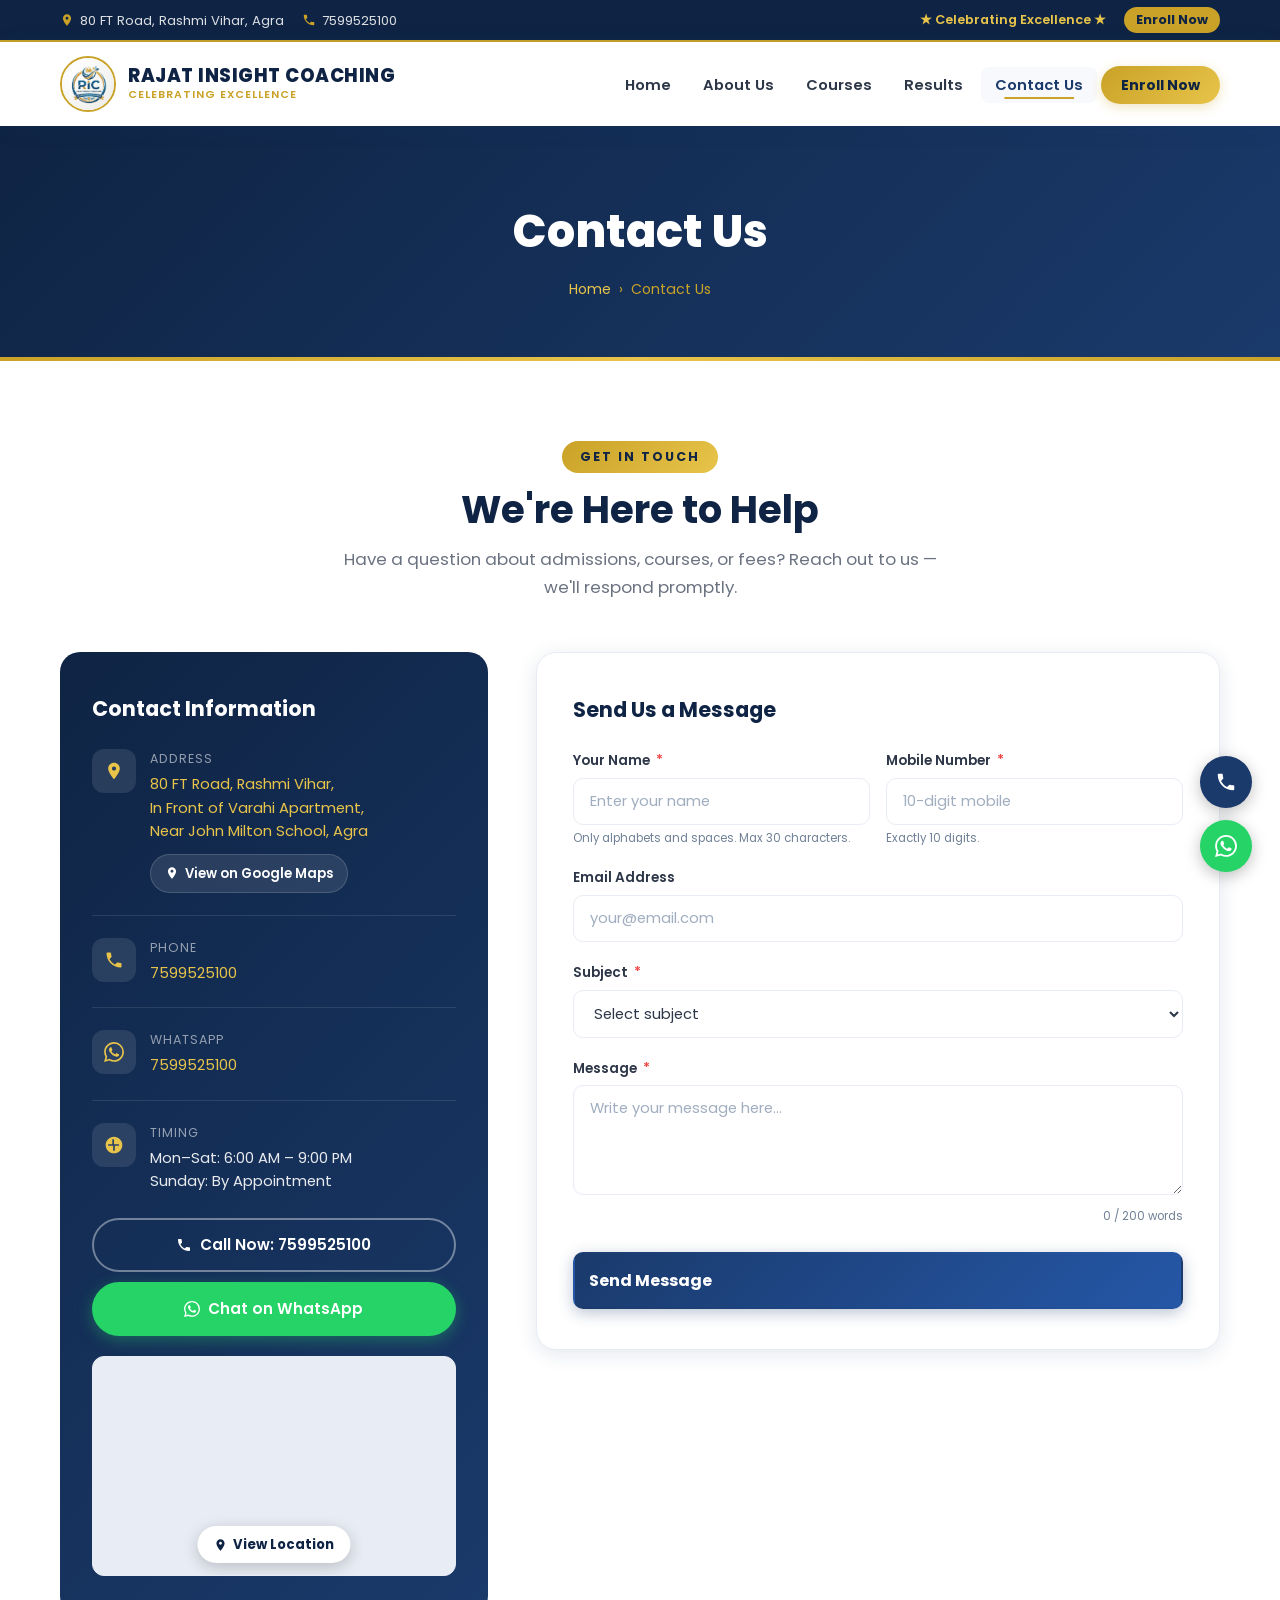
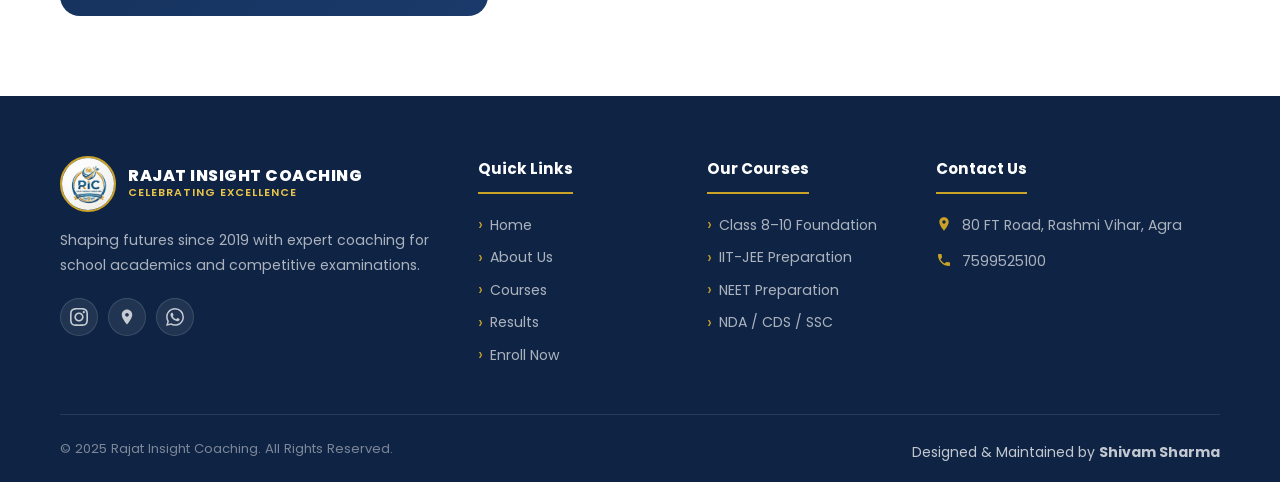
<file: pages/contact.html>
<!DOCTYPE html>
<html lang="en">
<head>
  <meta charset="UTF-8" />
  <meta name="viewport" content="width=device-width, initial-scale=1.0" />
  <title>Contact Us - Rajat Insight Coaching | Agra</title>
  <meta name="description" content="Contact Rajat Insight Coaching - 80 FT Road, Rashmi Vihar, Agra. Call 7599525100 or WhatsApp us for admission enquiries." />
  <link rel="icon" type="image/png" href="../images/logo.png" />
  <link rel="preconnect" href="https://fonts.googleapis.com" />
  <link href="https://fonts.googleapis.com/css2?family=Poppins:wght@400;500;600;700;800;900&display=swap" rel="stylesheet" />
  <link rel="stylesheet" href="../css/style.css" />
  <style>body { font-family: 'Poppins', 'Segoe UI', sans-serif; }</style>
</head>
<body>

  <div class="top-bar">
    <div class="container">
      <div class="top-bar-left">
        <div class="top-bar-item">
          <svg viewBox="0 0 24 24"><path d="M12 2C8.13 2 5 5.13 5 9c0 5.25 7 13 7 13s7-7.75 7-13c0-3.87-3.13-7-7-7zm0 9.5c-1.38 0-2.5-1.12-2.5-2.5s1.12-2.5 2.5-2.5 2.5 1.12 2.5 2.5-1.12 2.5-2.5 2.5z"/></svg>
          80 FT Road, Rashmi Vihar, Agra
        </div>
        <div class="top-bar-item">
          <svg viewBox="0 0 24 24"><path d="M6.62 10.79c1.44 2.83 3.76 5.14 6.59 6.59l2.2-2.2c.27-.27.67-.36 1.02-.24 1.12.37 2.33.57 3.57.57.55 0 1 .45 1 1V20c0 .55-.45 1-1 1-9.39 0-17-7.61-17-17 0-.55.45-1 1-1h3.5c.55 0 1 .45 1 1 0 1.25.2 2.45.57 3.57.11.35.03.74-.25 1.02l-2.2 2.2z"/></svg>
          <a href="tel:7599525100">7599525100</a>
        </div>
      </div>
      <div class="top-bar-right">
        <span style="color: var(--gold-light); font-weight: 600; font-size: 0.8rem;">&#9733; Celebrating Excellence &#9733;</span>
        <a href="enroll.html" style="background: var(--gold); color: var(--primary-dark); padding: 3px 12px; border-radius: 50px; font-size: 0.8rem; font-weight: 700;">Enroll Now</a>
      </div>
    </div>
  </div>

  <header class="header">
    <div class="container">
      <nav class="navbar">
        <a href="../index.html" class="logo-link">
          <img src="../images/logo.png" alt="Rajat Insight Coaching Logo" class="logo-img" />
          <div class="logo-text">
            <span class="logo-name">RAJAT INSIGHT COACHING</span>
            <span class="logo-tagline">Celebrating Excellence</span>
          </div>
        </a>
        <button class="hamburger" aria-label="Toggle Menu"><span></span><span></span><span></span></button>
        <ul class="nav-menu">
          <li><a href="../index.html" class="nav-link">Home</a></li>
          <li><a href="about.html" class="nav-link">About Us</a></li>
          <li><a href="courses.html" class="nav-link">Courses</a></li>
          <li><a href="results.html" class="nav-link">Results</a></li>
          <li><a href="contact.html" class="nav-link active">Contact Us</a></li>
          <li><a href="enroll.html" class="nav-link nav-enroll">Enroll Now</a></li>
        </ul>
      </nav>
    </div>
  </header>

  <section class="page-banner">
    <div class="container">
      <h1 class="page-banner-title">Contact Us</h1>
      <div class="page-banner-breadcrumb">
        <a href="../index.html">Home</a><span>&#8250;</span><span>Contact Us</span>
      </div>
    </div>
  </section>

  <!-- CONTACT -->
  <section class="section-padding">
    <div class="container">
      <div class="text-center animate-on-scroll" style="margin-bottom: 48px;">
        <div class="section-badge">Get In Touch</div>
        <h2 class="section-title">We're Here to Help</h2>
        <p class="section-subtitle">Have a question about admissions, courses, or fees? Reach out to us — we'll respond promptly.</p>
      </div>
      <div class="contact-grid">
        <div class="animate-on-scroll">
          <div class="contact-info-card">
            <h3 class="contact-info-title">Contact Information</h3>
            <div class="contact-info-item">
              <div class="contact-info-icon">
                <svg viewBox="0 0 24 24"><path d="M12 2C8.13 2 5 5.13 5 9c0 5.25 7 13 7 13s7-7.75 7-13c0-3.87-3.13-7-7-7zm0 9.5c-1.38 0-2.5-1.12-2.5-2.5s1.12-2.5 2.5-2.5 2.5 1.12 2.5 2.5-1.12 2.5-2.5 2.5z"/></svg>
              </div>
              <div>
                <div class="contact-info-label">Address</div>
                <div class="contact-info-val">
                  <a href="https://maps.app.goo.gl/c7Vdzw81TkEkzZte8" target="_blank" rel="noopener" class="contact-address-link" data-testid="contact-address-link">80 FT Road, Rashmi Vihar,<br />In Front of Varahi Apartment,<br />Near John Milton School, Agra</a>
                </div>
                <a href="https://maps.app.goo.gl/c7Vdzw81TkEkzZte8" target="_blank" rel="noopener" class="contact-map-icon-btn" data-testid="contact-view-location-btn">
                  <svg viewBox="0 0 24 24"><path d="M12 2C8.13 2 5 5.13 5 9c0 5.25 7 13 7 13s7-7.75 7-13c0-3.87-3.13-7-7-7zm0 9.5c-1.38 0-2.5-1.12-2.5-2.5s1.12-2.5 2.5-2.5 2.5 1.12 2.5 2.5-1.12 2.5-2.5 2.5z"/></svg>
                  View on Google Maps
                </a>
              </div>
            </div>
            <div class="contact-info-item">
              <div class="contact-info-icon">
                <svg viewBox="0 0 24 24"><path d="M6.62 10.79c1.44 2.83 3.76 5.14 6.59 6.59l2.2-2.2c.27-.27.67-.36 1.02-.24 1.12.37 2.33.57 3.57.57.55 0 1 .45 1 1V20c0 .55-.45 1-1 1-9.39 0-17-7.61-17-17 0-.55.45-1 1-1h3.5c.55 0 1 .45 1 1 0 1.25.2 2.45.57 3.57.11.35.03.74-.25 1.02l-2.2 2.2z"/></svg>
              </div>
              <div>
                <div class="contact-info-label">Phone</div>
                <div class="contact-info-val"><a href="tel:7599525100">7599525100</a></div>
              </div>
            </div>
            <div class="contact-info-item">
              <div class="contact-info-icon">
                <svg viewBox="0 0 24 24"><path d="M17.472 14.382c-.297-.149-1.758-.867-2.03-.967-.273-.099-.471-.148-.67.15-.197.297-.767.966-.94 1.164-.173.199-.347.223-.644.075-.297-.15-1.255-.463-2.39-1.475-.883-.788-1.48-1.761-1.653-2.059-.173-.297-.018-.458.13-.606.134-.133.298-.347.446-.52.149-.174.198-.298.298-.497.099-.198.05-.371-.025-.52-.075-.149-.669-1.612-.916-2.207-.242-.579-.487-.5-.669-.51-.173-.008-.371-.01-.57-.01-.198 0-.52.074-.792.372-.272.297-1.04 1.016-1.04 2.479 0 1.462 1.065 2.875 1.213 3.074.149.198 2.096 3.2 5.077 4.487.709.306 1.262.489 1.694.625.712.227 1.36.195 1.871.118.571-.085 1.758-.719 2.006-1.413.248-.694.248-1.289.173-1.413-.074-.124-.272-.198-.57-.347m-5.421 7.403h-.004a9.87 9.87 0 01-5.031-1.378l-.361-.214-3.741.982.998-3.648-.235-.374a9.86 9.86 0 01-1.51-5.26c.001-5.45 4.436-9.884 9.888-9.884 2.64 0 5.122 1.03 6.988 2.898a9.825 9.825 0 012.893 6.994c-.003 5.45-4.437 9.884-9.885 9.884m8.413-18.297A11.815 11.815 0 0012.05 0C5.495 0 .16 5.335.157 11.892c0 2.096.547 4.142 1.588 5.945L.057 24l6.305-1.654a11.882 11.882 0 005.683 1.448h.005c6.554 0 11.89-5.335 11.893-11.893a11.821 11.821 0 00-3.48-8.413z"/></svg>
              </div>
              <div>
                <div class="contact-info-label">WhatsApp</div>
                <div class="contact-info-val"><a href="https://wa.me/917599525100" target="_blank" rel="noopener">7599525100</a></div>
              </div>
            </div>
            <div class="contact-info-item" style="border-bottom: none; margin-bottom: 0; padding-bottom: 0;">
              <div class="contact-info-icon">
                <svg viewBox="0 0 24 24"><path d="M11.99 2C6.47 2 2 6.48 2 12s4.47 10 9.99 10C17.52 22 22 17.52 22 12S17.52 2 11.99 2zm7 11h-6v6h-2v-6H5v-2h5V5h2v6h6v2z"/></svg>
              </div>
              <div>
                <div class="contact-info-label">Timing</div>
                <div class="contact-info-val">Mon–Sat: 6:00 AM – 9:00 PM<br />Sunday: By Appointment</div>
              </div>
            </div>
            <div class="contact-action-buttons">
              <a href="tel:7599525100" class="btn btn-outline" style="border-color: rgba(255,255,255,0.4); color: white; justify-content: center;">
                <svg viewBox="0 0 24 24" style="width:16px;height:16px;fill:currentColor"><path d="M6.62 10.79c1.44 2.83 3.76 5.14 6.59 6.59l2.2-2.2c.27-.27.67-.36 1.02-.24 1.12.37 2.33.57 3.57.57.55 0 1 .45 1 1V20c0 .55-.45 1-1 1-9.39 0-17-7.61-17-17 0-.55.45-1 1-1h3.5c.55 0 1 .45 1 1 0 1.25.2 2.45.57 3.57.11.35.03.74-.25 1.02l-2.2 2.2z"/></svg>
                Call Now: 7599525100
              </a>
              <a href="https://wa.me/917599525100?text=Hello%20Rajat%20Insight%20Coaching%2C%20I%20want%20to%20inquire%20about%20admissions." target="_blank" rel="noopener" class="btn btn-whatsapp" style="justify-content: center;">
                <svg viewBox="0 0 24 24" style="width:16px;height:16px;fill:currentColor"><path d="M17.472 14.382c-.297-.149-1.758-.867-2.03-.967-.273-.099-.471-.148-.67.15-.197.297-.767.966-.94 1.164-.173.199-.347.223-.644.075-.297-.15-1.255-.463-2.39-1.475-.883-.788-1.48-1.761-1.653-2.059-.173-.297-.018-.458.13-.606.134-.133.298-.347.446-.52.149-.174.198-.298.298-.497.099-.198.05-.371-.025-.52-.075-.149-.669-1.612-.916-2.207-.242-.579-.487-.5-.669-.51-.173-.008-.371-.01-.57-.01-.198 0-.52.074-.792.372-.272.297-1.04 1.016-1.04 2.479 0 1.462 1.065 2.875 1.213 3.074.149.198 2.096 3.2 5.077 4.487.709.306 1.262.489 1.694.625.712.227 1.36.195 1.871.118.571-.085 1.758-.719 2.006-1.413.248-.694.248-1.289.173-1.413-.074-.124-.272-.198-.57-.347m-5.421 7.403h-.004a9.87 9.87 0 01-5.031-1.378l-.361-.214-3.741.982.998-3.648-.235-.374a9.86 9.86 0 01-1.51-5.26c.001-5.45 4.436-9.884 9.888-9.884 2.64 0 5.122 1.03 6.988 2.898a9.825 9.825 0 012.893 6.994c-.003 5.45-4.437 9.884-9.885 9.884m8.413-18.297A11.815 11.815 0 0012.05 0C5.495 0 .16 5.335.157 11.892c0 2.096.547 4.142 1.588 5.945L.057 24l6.305-1.654a11.882 11.882 0 005.683 1.448h.005c6.554 0 11.89-5.335 11.893-11.893a11.821 11.821 0 00-3.48-8.413z"/></svg>
                Chat on WhatsApp
              </a>
            </div>
            <a href="https://maps.app.goo.gl/c7Vdzw81TkEkzZte8" target="_blank" rel="noopener" class="map-placeholder map-link-wrap" aria-label="View on Google Maps" data-testid="contact-map-link">
              <iframe
                src="https://www.google.com/maps/embed?pb=!1m18!1m12!1m3!1d3549.7!2d78.0!3d27.18!2m3!1f0!2f0!3f0!3m2!1i1024!2i768!4f13.1!3m3!1m2!1s0x0%3A0x0!2zMjfCsDEwJzQ4LjAiTiA3OMKwMDAnMDAuMCJF!5e0!3m2!1sen!2sin!4v1234567890"
                allowfullscreen=""
                loading="lazy"
                referrerpolicy="no-referrer-when-downgrade"
                title="Rajat Insight Coaching Location"
                style="width:100%;height:100%;border:none;border-radius:12px;pointer-events:none;">
              </iframe>
              <span class="map-overlay-cta">
                <svg viewBox="0 0 24 24"><path d="M12 2C8.13 2 5 5.13 5 9c0 5.25 7 13 7 13s7-7.75 7-13c0-3.87-3.13-7-7-7zm0 9.5c-1.38 0-2.5-1.12-2.5-2.5s1.12-2.5 2.5-2.5 2.5 1.12 2.5 2.5-1.12 2.5-2.5 2.5z"/></svg>
                View Location
              </span>
            </a>
          </div>
        </div>

        <div class="animate-on-scroll animate-delay-2">
          <div class="contact-form-card">
            <h3 class="form-title">Send Us a Message</h3>
            <form id="contactForm" action="https://formsubmit.co/shivamsharma13122004@gmail.com" method="POST" novalidate>
              <input type="hidden" name="_captcha" value="false" />
              <input type="hidden" name="_subject" value="New Enquiry from Rajat Insight Coaching Website" />
              <input type="hidden" name="_template" value="table" />
              <div class="form-row">
                <div class="form-group">
                  <label class="form-label">Your Name <span class="required">*</span></label>
                  <input type="text" name="name" class="form-control" placeholder="Enter your name" maxlength="30" data-validate="name" required data-testid="contact-name-input" />
                  <span class="form-hint">Only alphabets and spaces. Max 30 characters.</span>
                  <span class="form-error"></span>
                </div>
                <div class="form-group">
                  <label class="form-label">Mobile Number <span class="required">*</span></label>
                  <input type="tel" name="mobile" class="form-control" placeholder="10-digit mobile" maxlength="10" inputmode="numeric" data-validate="mobile" required data-testid="contact-mobile-input" />
                  <span class="form-hint">Exactly 10 digits.</span>
                  <span class="form-error"></span>
                </div>
              </div>
              <div class="form-group">
                <label class="form-label">Email Address</label>
                <input type="email" name="email" class="form-control" placeholder="your@email.com" data-testid="contact-email-input" />
                <span class="form-error"></span>
              </div>
              <div class="form-group">
                <label class="form-label">Subject <span class="required">*</span></label>
                <select name="subject" class="form-control" required data-testid="contact-subject-select">
                  <option value="">Select subject</option>
                  <option>Admission Enquiry</option>
                  <option>Course Information</option>
                  <option>Fee Structure</option>
                  <option>NDA / CDS Coaching</option>
                  <option>IIT-JEE / NEET Coaching</option>
                  <option>Other</option>
                </select>
                <span class="form-error"></span>
              </div>
              <div class="form-group">
                <label class="form-label">Message <span class="required">*</span></label>
                <textarea name="message" class="form-control" placeholder="Write your message here..." data-validate="words200" required data-testid="contact-message-input"></textarea>
                <span class="char-counter" data-counter-for="message">0 / 200 words</span>
                <span class="form-error"></span>
              </div>
              <button type="submit" class="btn btn-blue form-submit" data-testid="contact-submit-btn">Send Message</button>
            </form>
            <div class="success-message" id="contactSuccess" data-testid="contact-success-message">
              <div class="success-icon">&#9989;</div>
              <h3 class="success-title">Thank You!</h3>
              <p class="success-desc">Thank you for your enquiry. Your message has been sent successfully. Our team will contact you within 24 hours.<br />Or call us directly at <strong>7599525100</strong></p>
            </div>
          </div>
        </div>
      </div>
    </div>
  </section>

  <footer class="footer">
    <div class="container">
      <div class="footer-grid">
        <div class="footer-brand">
          <a href="../index.html" class="logo-link">
            <img src="../images/logo.png" alt="RIC Logo" class="logo-img" />
            <div class="logo-text"><span class="logo-name">RAJAT INSIGHT COACHING</span><span class="logo-tagline">Celebrating Excellence</span></div>
          </a>
          <p class="footer-desc">Shaping futures since 2019 with expert coaching for school academics and competitive examinations.</p>
          <div class="footer-social">
            <a href="https://www.instagram.com/rajat.insight.coaching/" target="_blank" rel="noopener" class="social-btn social-instagram" aria-label="Instagram"><svg viewBox="0 0 24 24" style="width:18px;height:18px;fill:currentColor"><path d="M12 2.163c3.204 0 3.584.012 4.85.07 3.252.148 4.771 1.691 4.919 4.919.058 1.265.069 1.645.069 4.849 0 3.205-.012 3.584-.069 4.849-.149 3.225-1.664 4.771-4.919 4.919-1.266.058-1.644.07-4.85.07-3.204 0-3.584-.012-4.849-.07-3.26-.149-4.771-1.699-4.919-4.92-.058-1.265-.07-1.644-.07-4.849 0-3.204.013-3.583.07-4.849.149-3.227 1.664-4.771 4.919-4.919 1.266-.057 1.645-.069 4.849-.069zm0-2.163c-3.259 0-3.667.014-4.947.072-4.358.2-6.78 2.618-6.98 6.98-.059 1.281-.073 1.689-.073 4.948 0 3.259.014 3.668.072 4.948.2 4.358 2.618 6.78 6.98 6.98 1.281.058 1.689.072 4.948.072 3.259 0 3.668-.014 4.948-.072 4.354-.2 6.782-2.618 6.979-6.98.059-1.28.073-1.689.073-4.948 0-3.259-.014-3.667-.072-4.947-.196-4.354-2.617-6.78-6.979-6.98-1.281-.059-1.69-.073-4.949-.073zm0 5.838c-3.403 0-6.162 2.759-6.162 6.162s2.759 6.163 6.162 6.163 6.162-2.759 6.162-6.163c0-3.403-2.759-6.162-6.162-6.162zm0 10.162c-2.209 0-4-1.79-4-4 0-2.209 1.791-4 4-4s4 1.791 4 4c0 2.21-1.791 4-4 4zm6.406-11.845c-.796 0-1.441.645-1.441 1.44s.645 1.44 1.441 1.44c.795 0 1.439-.645 1.439-1.44s-.644-1.44-1.439-1.44z"/></svg></a>
            <a href="https://maps.app.goo.gl/c7Vdzw81TkEkzZte8" target="_blank" rel="noopener" class="social-btn social-maps" aria-label="Google Maps"><svg viewBox="0 0 24 24" style="width:18px;height:18px;fill:currentColor"><path d="M12 2C8.13 2 5 5.13 5 9c0 5.25 7 13 7 13s7-7.75 7-13c0-3.87-3.13-7-7-7zm0 9.5c-1.38 0-2.5-1.12-2.5-2.5s1.12-2.5 2.5-2.5 2.5 1.12 2.5 2.5-1.12 2.5-2.5 2.5z"/></svg></a>
            <a href="https://wa.me/917599525100" target="_blank" rel="noopener" class="social-btn social-whatsapp" aria-label="WhatsApp"><svg viewBox="0 0 24 24" style="width:18px;height:18px;fill:currentColor"><path d="M17.472 14.382c-.297-.149-1.758-.867-2.03-.967-.273-.099-.471-.148-.67.15-.197.297-.767.966-.94 1.164-.173.199-.347.223-.644.075-.297-.15-1.255-.463-2.39-1.475-.883-.788-1.48-1.761-1.653-2.059-.173-.297-.018-.458.13-.606.134-.133.298-.347.446-.52.149-.174.198-.298.298-.497.099-.198.05-.371-.025-.52-.075-.149-.669-1.612-.916-2.207-.242-.579-.487-.5-.669-.51-.173-.008-.371-.01-.57-.01-.198 0-.52.074-.792.372-.272.297-1.04 1.016-1.04 2.479 0 1.462 1.065 2.875 1.213 3.074.149.198 2.096 3.2 5.077 4.487.709.306 1.262.489 1.694.625.712.227 1.36.195 1.871.118.571-.085 1.758-.719 2.006-1.413.248-.694.248-1.289.173-1.413-.074-.124-.272-.198-.57-.347m-5.421 7.403h-.004a9.87 9.87 0 01-5.031-1.378l-.361-.214-3.741.982.998-3.648-.235-.374a9.86 9.86 0 01-1.51-5.26c.001-5.45 4.436-9.884 9.888-9.884 2.64 0 5.122 1.03 6.988 2.898a9.825 9.825 0 012.893 6.994c-.003 5.45-4.437 9.884-9.885 9.884m8.413-18.297A11.815 11.815 0 0012.05 0C5.495 0 .16 5.335.157 11.892c0 2.096.547 4.142 1.588 5.945L.057 24l6.305-1.654a11.882 11.882 0 005.683 1.448h.005c6.554 0 11.89-5.335 11.893-11.893a11.821 11.821 0 00-3.48-8.413z"/></svg></a>
          </div>
        </div>
        <div>
          <div class="footer-heading">Quick Links</div>
          <ul class="footer-links">
            <li><a href="../index.html" class="footer-link">Home</a></li>
            <li><a href="about.html" class="footer-link">About Us</a></li>
            <li><a href="courses.html" class="footer-link">Courses</a></li>
            <li><a href="results.html" class="footer-link">Results</a></li>
            <li><a href="enroll.html" class="footer-link">Enroll Now</a></li>
          </ul>
        </div>
        <div>
          <div class="footer-heading">Our Courses</div>
          <ul class="footer-links">
            <li><a href="courses.html" class="footer-link">Class 8–10 Foundation</a></li>
            <li><a href="courses.html" class="footer-link">IIT-JEE Preparation</a></li>
            <li><a href="courses.html" class="footer-link">NEET Preparation</a></li>
            <li><a href="courses.html" class="footer-link">NDA / CDS / SSC</a></li>
          </ul>
        </div>
        <div>
          <div class="footer-heading">Contact Us</div>
          <div class="footer-contact-item">
            <svg viewBox="0 0 24 24"><path d="M12 2C8.13 2 5 5.13 5 9c0 5.25 7 13 7 13s7-7.75 7-13c0-3.87-3.13-7-7-7zm0 9.5c-1.38 0-2.5-1.12-2.5-2.5s1.12-2.5 2.5-2.5 2.5 1.12 2.5 2.5-1.12 2.5-2.5 2.5z"/></svg>
            <span>80 FT Road, Rashmi Vihar, Agra</span>
          </div>
          <div class="footer-contact-item">
            <svg viewBox="0 0 24 24"><path d="M6.62 10.79c1.44 2.83 3.76 5.14 6.59 6.59l2.2-2.2c.27-.27.67-.36 1.02-.24 1.12.37 2.33.57 3.57.57.55 0 1 .45 1 1V20c0 .55-.45 1-1 1-9.39 0-17-7.61-17-17 0-.55.45-1 1-1h3.5c.55 0 1 .45 1 1 0 1.25.2 2.45.57 3.57.11.35.03.74-.25 1.02l-2.2 2.2z"/></svg>
            <span><a href="tel:7599525100">7599525100</a></span>
          </div>
        </div>
      </div>
      <div class="footer-bottom">
        <p class="footer-copy">&copy; 2025 Rajat Insight Coaching. All Rights Reserved.</p>
        <p style="margin-top:8px; font-size:14px;">
    Designed & Maintained by <strong>Shivam Sharma</strong>
</p>
      </div>
    </div>
  </footer>

  <div class="floating-buttons">
    <button class="float-btn float-top" aria-label="Back to Top"><svg viewBox="0 0 24 24"><path d="M7.41 15.41L12 10.83l4.59 4.58L18 14l-6-6-6 6 1.41 1.41z"/></svg></button>
    <a href="tel:7599525100" class="float-btn float-call"><svg viewBox="0 0 24 24"><path d="M6.62 10.79c1.44 2.83 3.76 5.14 6.59 6.59l2.2-2.2c.27-.27.67-.36 1.02-.24 1.12.37 2.33.57 3.57.57.55 0 1 .45 1 1V20c0 .55-.45 1-1 1-9.39 0-17-7.61-17-17 0-.55.45-1 1-1h3.5c.55 0 1 .45 1 1 0 1.25.2 2.45.57 3.57.11.35.03.74-.25 1.02l-2.2 2.2z"/></svg></a>
    <a href="https://wa.me/917599525100?text=Hello%20Rajat%20Insight%20Coaching%2C%20I%20want%20to%20inquire%20about%20admissions." target="_blank" rel="noopener" class="float-btn float-whatsapp"><svg viewBox="0 0 24 24"><path d="M17.472 14.382c-.297-.149-1.758-.867-2.03-.967-.273-.099-.471-.148-.67.15-.197.297-.767.966-.94 1.164-.173.199-.347.223-.644.075-.297-.15-1.255-.463-2.39-1.475-.883-.788-1.48-1.761-1.653-2.059-.173-.297-.018-.458.13-.606.134-.133.298-.347.446-.52.149-.174.198-.298.298-.497.099-.198.05-.371-.025-.52-.075-.149-.669-1.612-.916-2.207-.242-.579-.487-.5-.669-.51-.173-.008-.371-.01-.57-.01-.198 0-.52.074-.792.372-.272.297-1.04 1.016-1.04 2.479 0 1.462 1.065 2.875 1.213 3.074.149.198 2.096 3.2 5.077 4.487.709.306 1.262.489 1.694.625.712.227 1.36.195 1.871.118.571-.085 1.758-.719 2.006-1.413.248-.694.248-1.289.173-1.413-.074-.124-.272-.198-.57-.347m-5.421 7.403h-.004a9.87 9.87 0 01-5.031-1.378l-.361-.214-3.741.982.998-3.648-.235-.374a9.86 9.86 0 01-1.51-5.26c.001-5.45 4.436-9.884 9.888-9.884 2.64 0 5.122 1.03 6.988 2.898a9.825 9.825 0 012.893 6.994c-.003 5.45-4.437 9.884-9.885 9.884m8.413-18.297A11.815 11.815 0 0012.05 0C5.495 0 .16 5.335.157 11.892c0 2.096.547 4.142 1.588 5.945L.057 24l6.305-1.654a11.882 11.882 0 005.683 1.448h.005c6.554 0 11.89-5.335 11.893-11.893a11.821 11.821 0 00-3.48-8.413z"/></svg></a>
  </div>

  <script src="../js/script.js"></script>
</body>
</html>
</file>
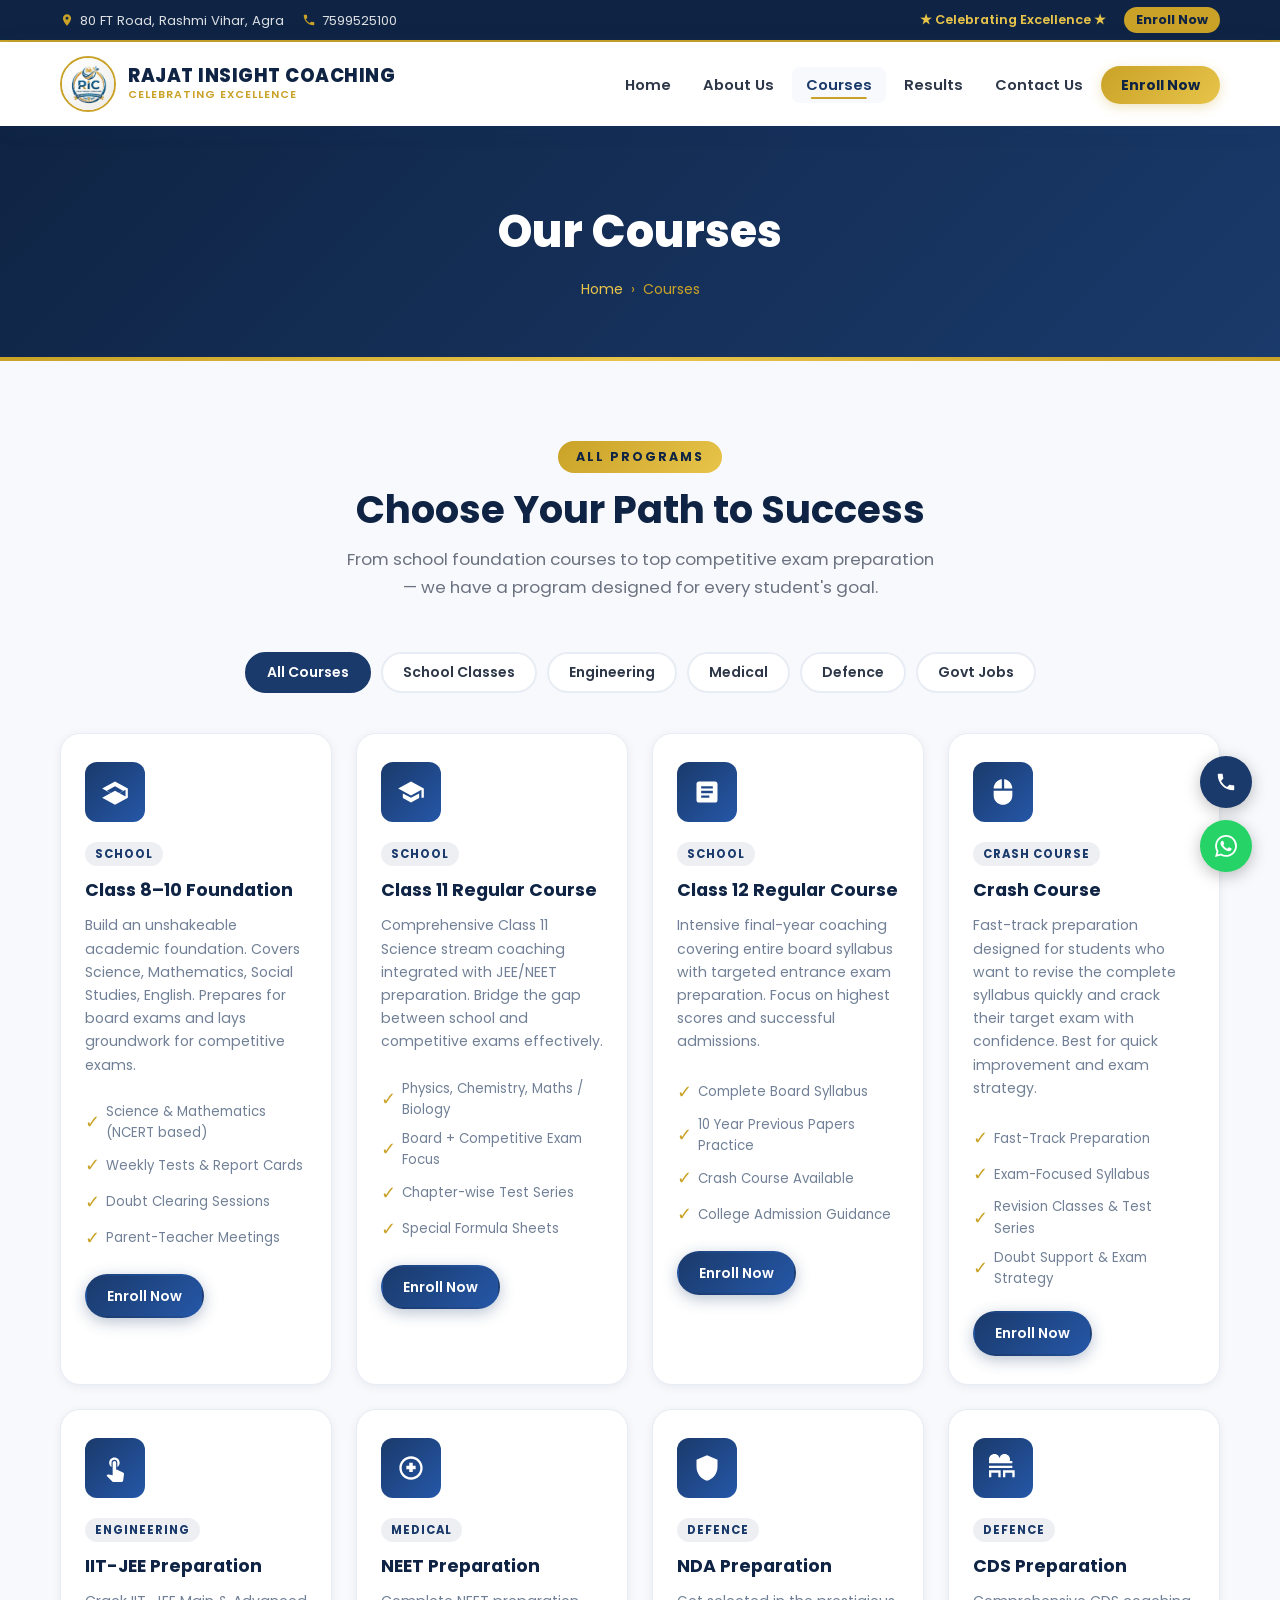
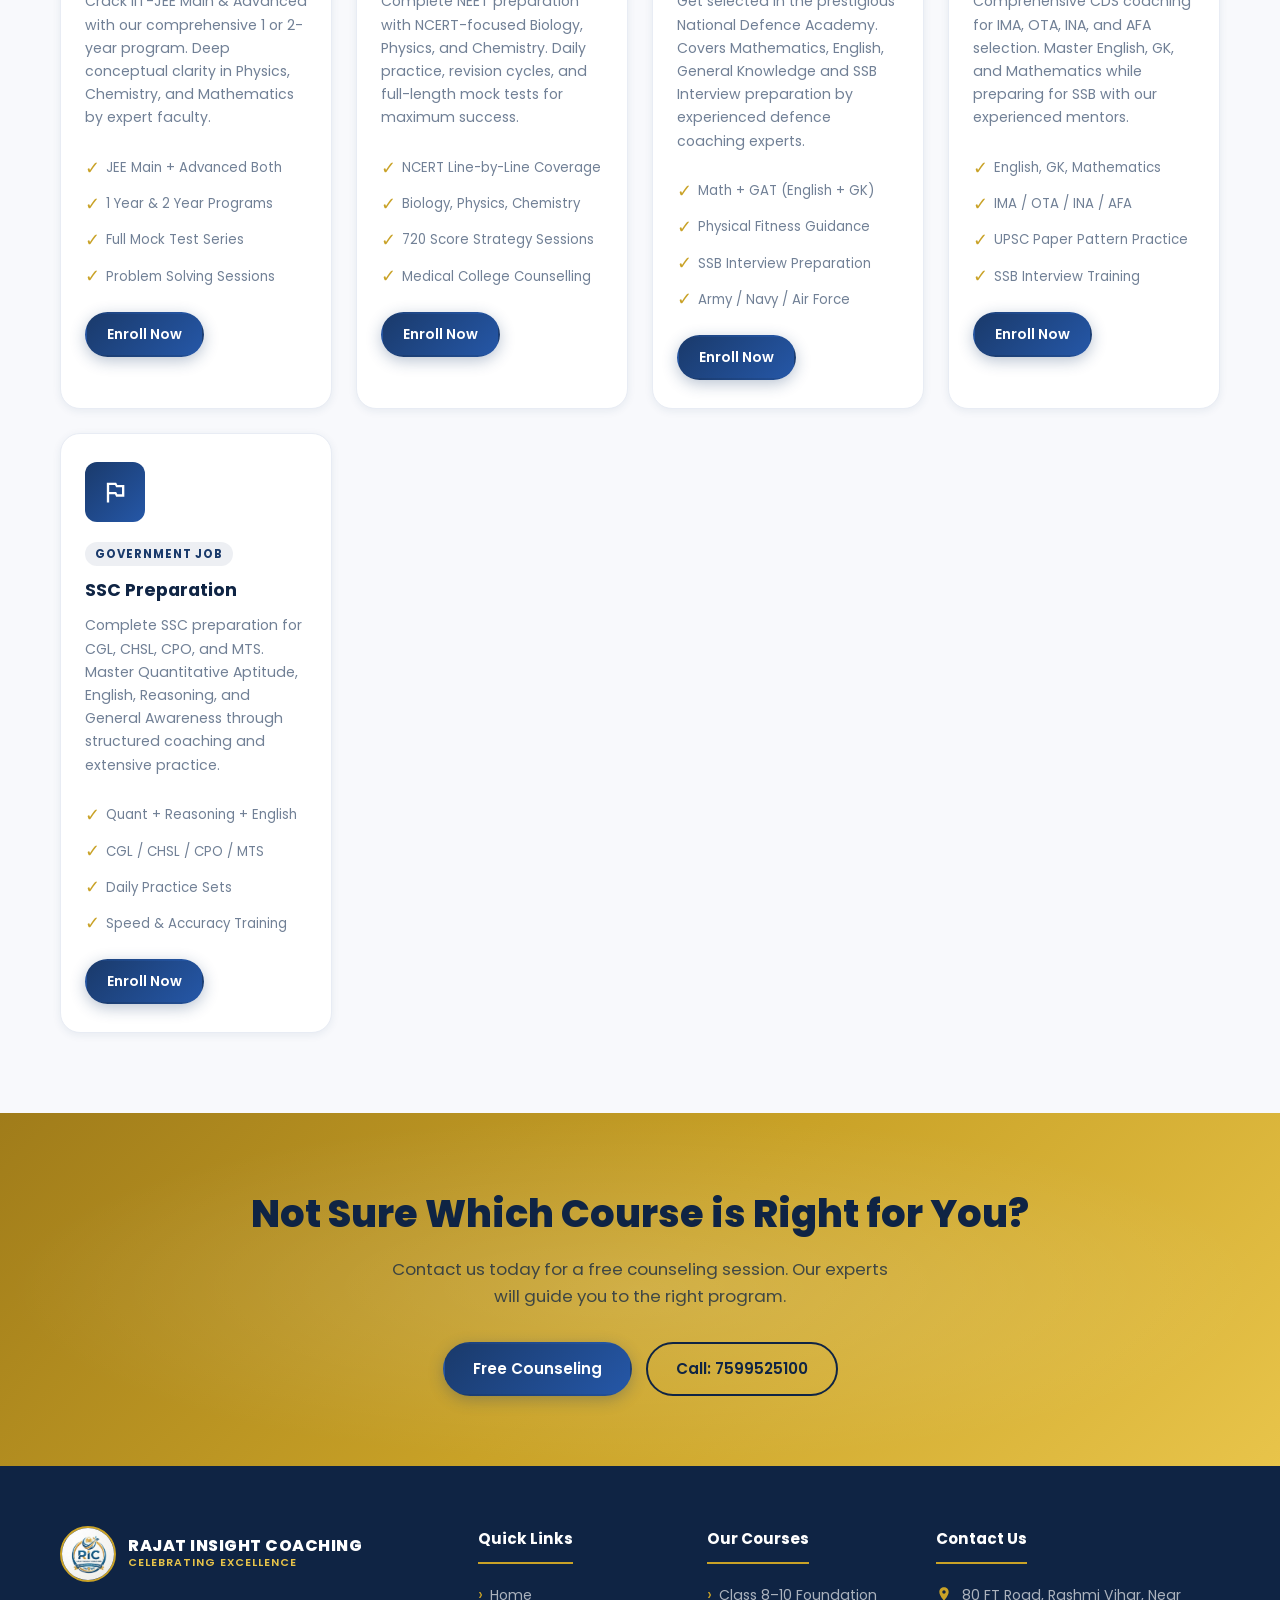
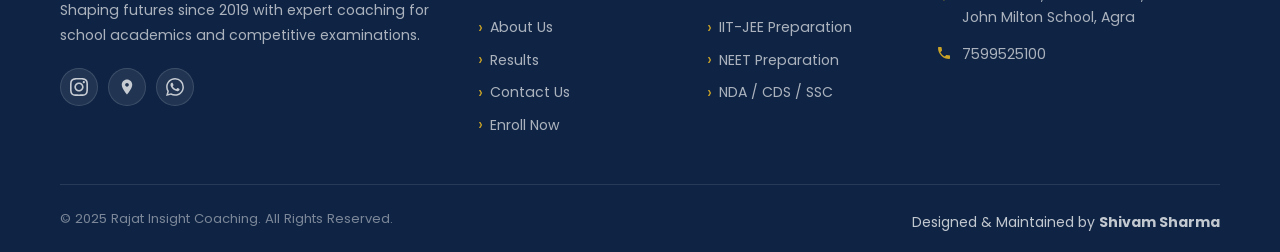
<file: pages/courses.html>
<!DOCTYPE html>
<html lang="en">
<head>
  <meta charset="UTF-8" />
  <meta name="viewport" content="width=device-width, initial-scale=1.0" />
  <title>Courses - Rajat Insight Coaching | IIT-JEE, NEET, NDA, CDS, SSC, School Classes</title>
  <meta name="description" content="Explore all courses at Rajat Insight Coaching - IIT-JEE, NEET, NDA, CDS, SSC and school classes 8-12 in Agra." />
  <link rel="icon" type="image/png" href="../images/logo.png" />
  <link rel="preconnect" href="https://fonts.googleapis.com" />
  <link href="https://fonts.googleapis.com/css2?family=Poppins:wght@400;500;600;700;800;900&display=swap" rel="stylesheet" />
  <link rel="stylesheet" href="../css/style.css" />
  <style>body { font-family: 'Poppins', 'Segoe UI', sans-serif; }</style>
</head>
<body>

  <div class="top-bar">
    <div class="container">
      <div class="top-bar-left">
        <div class="top-bar-item">
          <svg viewBox="0 0 24 24"><path d="M12 2C8.13 2 5 5.13 5 9c0 5.25 7 13 7 13s7-7.75 7-13c0-3.87-3.13-7-7-7zm0 9.5c-1.38 0-2.5-1.12-2.5-2.5s1.12-2.5 2.5-2.5 2.5 1.12 2.5 2.5-1.12 2.5-2.5 2.5z"/></svg>
          80 FT Road, Rashmi Vihar, Agra
        </div>
        <div class="top-bar-item">
          <svg viewBox="0 0 24 24"><path d="M6.62 10.79c1.44 2.83 3.76 5.14 6.59 6.59l2.2-2.2c.27-.27.67-.36 1.02-.24 1.12.37 2.33.57 3.57.57.55 0 1 .45 1 1V20c0 .55-.45 1-1 1-9.39 0-17-7.61-17-17 0-.55.45-1 1-1h3.5c.55 0 1 .45 1 1 0 1.25.2 2.45.57 3.57.11.35.03.74-.25 1.02l-2.2 2.2z"/></svg>
          <a href="tel:7599525100">7599525100</a>
        </div>
      </div>
      <div class="top-bar-right">
        <span style="color: var(--gold-light); font-weight: 600; font-size: 0.8rem;">&#9733; Celebrating Excellence &#9733;</span>
        <a href="enroll.html" style="background: var(--gold); color: var(--primary-dark); padding: 3px 12px; border-radius: 50px; font-size: 0.8rem; font-weight: 700;">Enroll Now</a>
      </div>
    </div>
  </div>

  <header class="header">
    <div class="container">
      <nav class="navbar">
        <a href="../index.html" class="logo-link">
          <img src="../images/logo.png" alt="Rajat Insight Coaching Logo" class="logo-img" />
          <div class="logo-text">
            <span class="logo-name">RAJAT INSIGHT COACHING</span>
            <span class="logo-tagline">Celebrating Excellence</span>
          </div>
        </a>
        <button class="hamburger" aria-label="Toggle Menu"><span></span><span></span><span></span></button>
        <ul class="nav-menu">
          <li><a href="../index.html" class="nav-link">Home</a></li>
          <li><a href="about.html" class="nav-link">About Us</a></li>
          <li><a href="courses.html" class="nav-link active">Courses</a></li>
          <li><a href="results.html" class="nav-link">Results</a></li>
          <li><a href="contact.html" class="nav-link">Contact Us</a></li>
          <li><a href="enroll.html" class="nav-link nav-enroll">Enroll Now</a></li>
        </ul>
      </nav>
    </div>
  </header>

  <section class="page-banner">
    <div class="container">
      <h1 class="page-banner-title">Our Courses</h1>
      <div class="page-banner-breadcrumb">
        <a href="../index.html">Home</a><span>&#8250;</span><span>Courses</span>
      </div>
    </div>
  </section>

  <!-- COURSES -->
  <section class="courses-section section-padding">
    <div class="container">
      <div class="text-center animate-on-scroll">
        <div class="section-badge">All Programs</div>
        <h2 class="section-title">Choose Your Path to Success</h2>
        <p class="section-subtitle">From school foundation courses to top competitive exam preparation — we have a program designed for every student's goal.</p>
      </div>

      <div class="courses-filter">
        <button class="filter-btn active" data-filter="all">All Courses</button>
        <button class="filter-btn" data-filter="school">School Classes</button>
        <button class="filter-btn" data-filter="engineering">Engineering</button>
        <button class="filter-btn" data-filter="medical">Medical</button>
        <button class="filter-btn" data-filter="defence">Defence</button>
        <button class="filter-btn" data-filter="govt">Govt Jobs</button>
      </div>

      <div class="courses-grid">
        <!-- Class 8-10 -->
        <div class="course-card animate-on-scroll" data-category="school">
          <div class="course-icon"><svg viewBox="0 0 24 24"><path d="M12 3L1 9l11 6 9-4.91V17h2V9L12 3zm0 12.08L5.08 11 12 7.08 18.92 11 12 15.08zM1 17l11 6 11-6-11-6L1 17z"/></svg></div>
          <span class="course-tag">School</span>
          <h3 class="course-title">Class 8–10 Foundation</h3>
          <p class="course-desc">Build an unshakeable academic foundation. Covers Science, Mathematics, Social Studies, English. Prepares for board exams and lays groundwork for competitive exams.</p>
          <ul style="list-style: none; margin-bottom: 18px;">
            <li style="font-size: 0.83rem; color: var(--text-light); padding: 4px 0; display: flex; align-items: center; gap: 6px;"><span style="color: var(--gold); font-size: 1.1rem;">&#10003;</span> Science & Mathematics (NCERT based)</li>
            <li style="font-size: 0.83rem; color: var(--text-light); padding: 4px 0; display: flex; align-items: center; gap: 6px;"><span style="color: var(--gold); font-size: 1.1rem;">&#10003;</span> Weekly Tests & Report Cards</li>
            <li style="font-size: 0.83rem; color: var(--text-light); padding: 4px 0; display: flex; align-items: center; gap: 6px;"><span style="color: var(--gold); font-size: 1.1rem;">&#10003;</span> Doubt Clearing Sessions</li>
            <li style="font-size: 0.83rem; color: var(--text-light); padding: 4px 0; display: flex; align-items: center; gap: 6px;"><span style="color: var(--gold); font-size: 1.1rem;">&#10003;</span> Parent-Teacher Meetings</li>
          </ul>
          <a href="enroll.html" class="btn btn-blue btn-sm">Enroll Now</a>
        </div>

        <!-- Class 11 -->
        <div class="course-card animate-on-scroll animate-delay-1" data-category="school">
          <div class="course-icon"><svg viewBox="0 0 24 24"><path d="M5 13.18v4L12 21l7-3.82v-4L12 17l-7-3.82zM12 3L1 9l11 6 9-4.91V17h2V9L12 3z"/></svg></div>
          <span class="course-tag">School</span>
          <h3 class="course-title">Class 11 Regular Course</h3>
          <p class="course-desc">Comprehensive Class 11 Science stream coaching integrated with JEE/NEET preparation. Bridge the gap between school and competitive exams effectively.</p>
          <ul style="list-style: none; margin-bottom: 18px;">
            <li style="font-size: 0.83rem; color: var(--text-light); padding: 4px 0; display: flex; align-items: center; gap: 6px;"><span style="color: var(--gold); font-size: 1.1rem;">&#10003;</span> Physics, Chemistry, Maths / Biology</li>
            <li style="font-size: 0.83rem; color: var(--text-light); padding: 4px 0; display: flex; align-items: center; gap: 6px;"><span style="color: var(--gold); font-size: 1.1rem;">&#10003;</span> Board + Competitive Exam Focus</li>
            <li style="font-size: 0.83rem; color: var(--text-light); padding: 4px 0; display: flex; align-items: center; gap: 6px;"><span style="color: var(--gold); font-size: 1.1rem;">&#10003;</span> Chapter-wise Test Series</li>
            <li style="font-size: 0.83rem; color: var(--text-light); padding: 4px 0; display: flex; align-items: center; gap: 6px;"><span style="color: var(--gold); font-size: 1.1rem;">&#10003;</span> Special Formula Sheets</li>
          </ul>
          <a href="enroll.html" class="btn btn-blue btn-sm">Enroll Now</a>
        </div>

        <!-- Class 12 -->
        <div class="course-card animate-on-scroll animate-delay-2" data-category="school">
          <div class="course-icon"><svg viewBox="0 0 24 24"><path d="M19 3H5c-1.1 0-2 .9-2 2v14c0 1.1.9 2 2 2h14c1.1 0 2-.9 2-2V5c0-1.1-.9-2-2-2zm-5 14H7v-2h7v2zm3-4H7v-2h10v2zm0-4H7V7h10v2z"/></svg></div>
          <span class="course-tag">School</span>
          <h3 class="course-title">Class 12 Regular Course</h3>
          <p class="course-desc">Intensive final-year coaching covering entire board syllabus with targeted entrance exam preparation. Focus on highest scores and successful admissions.</p>
          <ul style="list-style: none; margin-bottom: 18px;">
            <li style="font-size: 0.83rem; color: var(--text-light); padding: 4px 0; display: flex; align-items: center; gap: 6px;"><span style="color: var(--gold); font-size: 1.1rem;">&#10003;</span> Complete Board Syllabus</li>
            <li style="font-size: 0.83rem; color: var(--text-light); padding: 4px 0; display: flex; align-items: center; gap: 6px;"><span style="color: var(--gold); font-size: 1.1rem;">&#10003;</span> 10 Year Previous Papers Practice</li>
            <li style="font-size: 0.83rem; color: var(--text-light); padding: 4px 0; display: flex; align-items: center; gap: 6px;"><span style="color: var(--gold); font-size: 1.1rem;">&#10003;</span> Crash Course Available</li>
            <li style="font-size: 0.83rem; color: var(--text-light); padding: 4px 0; display: flex; align-items: center; gap: 6px;"><span style="color: var(--gold); font-size: 1.1rem;">&#10003;</span> College Admission Guidance</li>
          </ul>
          <a href="enroll.html" class="btn btn-blue btn-sm">Enroll Now</a>
        </div>

        <!-- Crash Course -->
        <div class="course-card animate-on-scroll" data-category="school" data-testid="courses-crash-course-card">
          <div class="course-icon"><svg viewBox="0 0 24 24"><path d="M13 1.07V9h7c0-4.08-3.05-7.44-7-7.93zM4 15c0 4.42 3.58 8 8 8s8-3.58 8-8v-4H4v4zm7-13.93C7.05 1.56 4 4.92 4 9h7V1.07z"/></svg></div>
          <span class="course-tag">Crash Course</span>
          <h3 class="course-title">Crash Course</h3>
          <p class="course-desc">Fast-track preparation designed for students who want to revise the complete syllabus quickly and crack their target exam with confidence. Best for quick improvement and exam strategy.</p>
          <ul style="list-style: none; margin-bottom: 18px;">
            <li style="font-size: 0.83rem; color: var(--text-light); padding: 4px 0; display: flex; align-items: center; gap: 6px;"><span style="color: var(--gold); font-size: 1.1rem;">&#10003;</span> Fast-Track Preparation</li>
            <li style="font-size: 0.83rem; color: var(--text-light); padding: 4px 0; display: flex; align-items: center; gap: 6px;"><span style="color: var(--gold); font-size: 1.1rem;">&#10003;</span> Exam-Focused Syllabus</li>
            <li style="font-size: 0.83rem; color: var(--text-light); padding: 4px 0; display: flex; align-items: center; gap: 6px;"><span style="color: var(--gold); font-size: 1.1rem;">&#10003;</span> Revision Classes &amp; Test Series</li>
            <li style="font-size: 0.83rem; color: var(--text-light); padding: 4px 0; display: flex; align-items: center; gap: 6px;"><span style="color: var(--gold); font-size: 1.1rem;">&#10003;</span> Doubt Support &amp; Exam Strategy</li>
          </ul>
          <a href="enroll.html" class="btn btn-blue btn-sm">Enroll Now</a>
        </div>

        <!-- IIT-JEE -->
        <div class="course-card animate-on-scroll animate-delay-1" data-category="engineering">
          <div class="course-icon"><svg viewBox="0 0 24 24"><path d="M9 11.24V7.5C9 6.12 10.12 5 11.5 5S14 6.12 14 7.5v3.74c1.21-.81 2-2.18 2-3.74C16 5.01 13.99 3 11.5 3S7 5.01 7 7.5c0 1.56.79 2.93 2 3.74zm9.84 4.63l-4.54-2.26c-.17-.07-.35-.11-.54-.11H13v-6c0-.83-.67-1.5-1.5-1.5S10 6.67 10 7.5v10.74l-3.43-.72c-.08-.01-.15-.03-.24-.03-.31 0-.59.13-.79.33l-.79.8 4.94 4.94c.27.27.65.44 1.06.44h6.79c.75 0 1.33-.55 1.44-1.28l.75-5.27c.01-.07.02-.14.02-.2 0-.62-.38-1.16-.91-1.38z"/></svg></div>
          <span class="course-tag">Engineering</span>
          <h3 class="course-title">IIT-JEE Preparation</h3>
          <p class="course-desc">Crack IIT-JEE Main & Advanced with our comprehensive 1 or 2-year program. Deep conceptual clarity in Physics, Chemistry, and Mathematics by expert faculty.</p>
          <ul style="list-style: none; margin-bottom: 18px;">
            <li style="font-size: 0.83rem; color: var(--text-light); padding: 4px 0; display: flex; align-items: center; gap: 6px;"><span style="color: var(--gold); font-size: 1.1rem;">&#10003;</span> JEE Main + Advanced Both</li>
            <li style="font-size: 0.83rem; color: var(--text-light); padding: 4px 0; display: flex; align-items: center; gap: 6px;"><span style="color: var(--gold); font-size: 1.1rem;">&#10003;</span> 1 Year & 2 Year Programs</li>
            <li style="font-size: 0.83rem; color: var(--text-light); padding: 4px 0; display: flex; align-items: center; gap: 6px;"><span style="color: var(--gold); font-size: 1.1rem;">&#10003;</span> Full Mock Test Series</li>
            <li style="font-size: 0.83rem; color: var(--text-light); padding: 4px 0; display: flex; align-items: center; gap: 6px;"><span style="color: var(--gold); font-size: 1.1rem;">&#10003;</span> Problem Solving Sessions</li>
          </ul>
          <a href="enroll.html" class="btn btn-blue btn-sm">Enroll Now</a>
        </div>

        <!-- NEET -->
        <div class="course-card animate-on-scroll animate-delay-2" data-category="medical">
          <div class="course-icon"><svg viewBox="0 0 24 24"><path d="M10.5 13H8v-3h2.5V7.5h3V10H16v3h-2.5v2.5h-3V13zM12 2C6.48 2 2 6.48 2 12s4.48 10 10 10 10-4.48 10-10S17.52 2 12 2zm0 18c-4.41 0-8-3.59-8-8s3.59-8 8-8 8 3.59 8 8-3.59 8-8 8z"/></svg></div>
          <span class="course-tag">Medical</span>
          <h3 class="course-title">NEET Preparation</h3>
          <p class="course-desc">Complete NEET preparation with NCERT-focused Biology, Physics, and Chemistry. Daily practice, revision cycles, and full-length mock tests for maximum success.</p>
          <ul style="list-style: none; margin-bottom: 18px;">
            <li style="font-size: 0.83rem; color: var(--text-light); padding: 4px 0; display: flex; align-items: center; gap: 6px;"><span style="color: var(--gold); font-size: 1.1rem;">&#10003;</span> NCERT Line-by-Line Coverage</li>
            <li style="font-size: 0.83rem; color: var(--text-light); padding: 4px 0; display: flex; align-items: center; gap: 6px;"><span style="color: var(--gold); font-size: 1.1rem;">&#10003;</span> Biology, Physics, Chemistry</li>
            <li style="font-size: 0.83rem; color: var(--text-light); padding: 4px 0; display: flex; align-items: center; gap: 6px;"><span style="color: var(--gold); font-size: 1.1rem;">&#10003;</span> 720 Score Strategy Sessions</li>
            <li style="font-size: 0.83rem; color: var(--text-light); padding: 4px 0; display: flex; align-items: center; gap: 6px;"><span style="color: var(--gold); font-size: 1.1rem;">&#10003;</span> Medical College Counselling</li>
          </ul>
          <a href="enroll.html" class="btn btn-blue btn-sm">Enroll Now</a>
        </div>

        <!-- NDA -->
        <div class="course-card animate-on-scroll animate-delay-1" data-category="defence">
          <div class="course-icon"><svg viewBox="0 0 24 24"><path d="M12 1L3 5v6c0 5.55 3.84 10.74 9 12 5.16-1.26 9-6.45 9-12V5l-9-4z"/></svg></div>
          <span class="course-tag">Defence</span>
          <h3 class="course-title">NDA Preparation</h3>
          <p class="course-desc">Get selected in the prestigious National Defence Academy. Covers Mathematics, English, General Knowledge and SSB Interview preparation by experienced defence coaching experts.</p>
          <ul style="list-style: none; margin-bottom: 18px;">
            <li style="font-size: 0.83rem; color: var(--text-light); padding: 4px 0; display: flex; align-items: center; gap: 6px;"><span style="color: var(--gold); font-size: 1.1rem;">&#10003;</span> Math + GAT (English + GK)</li>
            <li style="font-size: 0.83rem; color: var(--text-light); padding: 4px 0; display: flex; align-items: center; gap: 6px;"><span style="color: var(--gold); font-size: 1.1rem;">&#10003;</span> Physical Fitness Guidance</li>
            <li style="font-size: 0.83rem; color: var(--text-light); padding: 4px 0; display: flex; align-items: center; gap: 6px;"><span style="color: var(--gold); font-size: 1.1rem;">&#10003;</span> SSB Interview Preparation</li>
            <li style="font-size: 0.83rem; color: var(--text-light); padding: 4px 0; display: flex; align-items: center; gap: 6px;"><span style="color: var(--gold); font-size: 1.1rem;">&#10003;</span> Army / Navy / Air Force</li>
          </ul>
          <a href="enroll.html" class="btn btn-blue btn-sm">Enroll Now</a>
        </div>

        <!-- CDS -->
        <div class="course-card animate-on-scroll animate-delay-2" data-category="defence">
          <div class="course-icon"><svg viewBox="0 0 24 24"><path d="M20 6h-2.18c.07-.44.18-.88.18-1.34C18 2.1 15.9 0 13.34 0c-1.35 0-2.56.56-3.43 1.45L9 3.37 8.09 1.45C7.22.56 6.01 0 4.66 0 2.1 0 0 2.1 0 4.66c0 .46.11.9.18 1.34H0v2h20V6zM20 10H0v2h20v-2zm0 4H0v6h2v-4h6v4h2v-6h2v6h2v-4h6v4h2v-6z"/></svg></div>
          <span class="course-tag">Defence</span>
          <h3 class="course-title">CDS Preparation</h3>
          <p class="course-desc">Comprehensive CDS coaching for IMA, OTA, INA, and AFA selection. Master English, GK, and Mathematics while preparing for SSB with our experienced mentors.</p>
          <ul style="list-style: none; margin-bottom: 18px;">
            <li style="font-size: 0.83rem; color: var(--text-light); padding: 4px 0; display: flex; align-items: center; gap: 6px;"><span style="color: var(--gold); font-size: 1.1rem;">&#10003;</span> English, GK, Mathematics</li>
            <li style="font-size: 0.83rem; color: var(--text-light); padding: 4px 0; display: flex; align-items: center; gap: 6px;"><span style="color: var(--gold); font-size: 1.1rem;">&#10003;</span> IMA / OTA / INA / AFA</li>
            <li style="font-size: 0.83rem; color: var(--text-light); padding: 4px 0; display: flex; align-items: center; gap: 6px;"><span style="color: var(--gold); font-size: 1.1rem;">&#10003;</span> UPSC Paper Pattern Practice</li>
            <li style="font-size: 0.83rem; color: var(--text-light); padding: 4px 0; display: flex; align-items: center; gap: 6px;"><span style="color: var(--gold); font-size: 1.1rem;">&#10003;</span> SSB Interview Training</li>
          </ul>
          <a href="enroll.html" class="btn btn-blue btn-sm">Enroll Now</a>
        </div>

        <!-- SSC -->
        <div class="course-card animate-on-scroll animate-delay-1" data-category="govt">
          <div class="course-icon"><svg viewBox="0 0 24 24"><path d="M14 6l-1-2H5v17h2v-7h5l1 2h7V6h-6zm4 8h-4l-1-2H7V6h5l1 2h5v6z"/></svg></div>
          <span class="course-tag">Government Job</span>
          <h3 class="course-title">SSC Preparation</h3>
          <p class="course-desc">Complete SSC preparation for CGL, CHSL, CPO, and MTS. Master Quantitative Aptitude, English, Reasoning, and General Awareness through structured coaching and extensive practice.</p>
          <ul style="list-style: none; margin-bottom: 18px;">
            <li style="font-size: 0.83rem; color: var(--text-light); padding: 4px 0; display: flex; align-items: center; gap: 6px;"><span style="color: var(--gold); font-size: 1.1rem;">&#10003;</span> Quant + Reasoning + English</li>
            <li style="font-size: 0.83rem; color: var(--text-light); padding: 4px 0; display: flex; align-items: center; gap: 6px;"><span style="color: var(--gold); font-size: 1.1rem;">&#10003;</span> CGL / CHSL / CPO / MTS</li>
            <li style="font-size: 0.83rem; color: var(--text-light); padding: 4px 0; display: flex; align-items: center; gap: 6px;"><span style="color: var(--gold); font-size: 1.1rem;">&#10003;</span> Daily Practice Sets</li>
            <li style="font-size: 0.83rem; color: var(--text-light); padding: 4px 0; display: flex; align-items: center; gap: 6px;"><span style="color: var(--gold); font-size: 1.1rem;">&#10003;</span> Speed & Accuracy Training</li>
          </ul>
          <a href="enroll.html" class="btn btn-blue btn-sm">Enroll Now</a>
        </div>
      </div>
    </div>
  </section>

  <!-- CTA -->
  <section class="cta-section">
    <div class="container">
      <h2 class="cta-title">Not Sure Which Course is Right for You?</h2>
      <p class="cta-subtitle">Contact us today for a free counseling session. Our experts will guide you to the right program.</p>
      <div class="cta-buttons">
        <a href="contact.html" class="btn btn-blue">Free Counseling</a>
        <a href="tel:7599525100" class="btn btn-outline" style="border-color: var(--primary-dark); color: var(--primary-dark);">Call: 7599525100</a>
      </div>
    </div>
  </section>

  <footer class="footer">
    <div class="container">
      <div class="footer-grid">
        <div class="footer-brand">
          <a href="../index.html" class="logo-link">
            <img src="../images/logo.png" alt="RIC Logo" class="logo-img" />
            <div class="logo-text"><span class="logo-name">RAJAT INSIGHT COACHING</span><span class="logo-tagline">Celebrating Excellence</span></div>
          </a>
          <p class="footer-desc">Shaping futures since 2019 with expert coaching for school academics and competitive examinations.</p>
          <div class="footer-social">
            <a href="https://www.instagram.com/rajat.insight.coaching/" target="_blank" rel="noopener" class="social-btn social-instagram" aria-label="Instagram"><svg viewBox="0 0 24 24" style="width:18px;height:18px;fill:currentColor"><path d="M12 2.163c3.204 0 3.584.012 4.85.07 3.252.148 4.771 1.691 4.919 4.919.058 1.265.069 1.645.069 4.849 0 3.205-.012 3.584-.069 4.849-.149 3.225-1.664 4.771-4.919 4.919-1.266.058-1.644.07-4.85.07-3.204 0-3.584-.012-4.849-.07-3.26-.149-4.771-1.699-4.919-4.92-.058-1.265-.07-1.644-.07-4.849 0-3.204.013-3.583.07-4.849.149-3.227 1.664-4.771 4.919-4.919 1.266-.057 1.645-.069 4.849-.069zm0-2.163c-3.259 0-3.667.014-4.947.072-4.358.2-6.78 2.618-6.98 6.98-.059 1.281-.073 1.689-.073 4.948 0 3.259.014 3.668.072 4.948.2 4.358 2.618 6.78 6.98 6.98 1.281.058 1.689.072 4.948.072 3.259 0 3.668-.014 4.948-.072 4.354-.2 6.782-2.618 6.979-6.98.059-1.28.073-1.689.073-4.948 0-3.259-.014-3.667-.072-4.947-.196-4.354-2.617-6.78-6.979-6.98-1.281-.059-1.69-.073-4.949-.073zm0 5.838c-3.403 0-6.162 2.759-6.162 6.162s2.759 6.163 6.162 6.163 6.162-2.759 6.162-6.163c0-3.403-2.759-6.162-6.162-6.162zm0 10.162c-2.209 0-4-1.79-4-4 0-2.209 1.791-4 4-4s4 1.791 4 4c0 2.21-1.791 4-4 4zm6.406-11.845c-.796 0-1.441.645-1.441 1.44s.645 1.44 1.441 1.44c.795 0 1.439-.645 1.439-1.44s-.644-1.44-1.439-1.44z"/></svg></a>
            <a href="https://maps.app.goo.gl/c7Vdzw81TkEkzZte8" target="_blank" rel="noopener" class="social-btn social-maps" aria-label="Google Maps"><svg viewBox="0 0 24 24" style="width:18px;height:18px;fill:currentColor"><path d="M12 2C8.13 2 5 5.13 5 9c0 5.25 7 13 7 13s7-7.75 7-13c0-3.87-3.13-7-7-7zm0 9.5c-1.38 0-2.5-1.12-2.5-2.5s1.12-2.5 2.5-2.5 2.5 1.12 2.5 2.5-1.12 2.5-2.5 2.5z"/></svg></a>
            <a href="https://wa.me/917599525100" target="_blank" rel="noopener" class="social-btn social-whatsapp" aria-label="WhatsApp"><svg viewBox="0 0 24 24" style="width:18px;height:18px;fill:currentColor"><path d="M17.472 14.382c-.297-.149-1.758-.867-2.03-.967-.273-.099-.471-.148-.67.15-.197.297-.767.966-.94 1.164-.173.199-.347.223-.644.075-.297-.15-1.255-.463-2.39-1.475-.883-.788-1.48-1.761-1.653-2.059-.173-.297-.018-.458.13-.606.134-.133.298-.347.446-.52.149-.174.198-.298.298-.497.099-.198.05-.371-.025-.52-.075-.149-.669-1.612-.916-2.207-.242-.579-.487-.5-.669-.51-.173-.008-.371-.01-.57-.01-.198 0-.52.074-.792.372-.272.297-1.04 1.016-1.04 2.479 0 1.462 1.065 2.875 1.213 3.074.149.198 2.096 3.2 5.077 4.487.709.306 1.262.489 1.694.625.712.227 1.36.195 1.871.118.571-.085 1.758-.719 2.006-1.413.248-.694.248-1.289.173-1.413-.074-.124-.272-.198-.57-.347m-5.421 7.403h-.004a9.87 9.87 0 01-5.031-1.378l-.361-.214-3.741.982.998-3.648-.235-.374a9.86 9.86 0 01-1.51-5.26c.001-5.45 4.436-9.884 9.888-9.884 2.64 0 5.122 1.03 6.988 2.898a9.825 9.825 0 012.893 6.994c-.003 5.45-4.437 9.884-9.885 9.884m8.413-18.297A11.815 11.815 0 0012.05 0C5.495 0 .16 5.335.157 11.892c0 2.096.547 4.142 1.588 5.945L.057 24l6.305-1.654a11.882 11.882 0 005.683 1.448h.005c6.554 0 11.89-5.335 11.893-11.893a11.821 11.821 0 00-3.48-8.413z"/></svg></a>
          </div>
        </div>
        <div>
          <div class="footer-heading">Quick Links</div>
          <ul class="footer-links">
            <li><a href="../index.html" class="footer-link">Home</a></li>
            <li><a href="about.html" class="footer-link">About Us</a></li>
            <li><a href="results.html" class="footer-link">Results</a></li>
            <li><a href="contact.html" class="footer-link">Contact Us</a></li>
            <li><a href="enroll.html" class="footer-link">Enroll Now</a></li>
          </ul>
        </div>
        <div>
          <div class="footer-heading">Our Courses</div>
          <ul class="footer-links">
            <li><a href="#" class="footer-link">Class 8–10 Foundation</a></li>
            <li><a href="#" class="footer-link">IIT-JEE Preparation</a></li>
            <li><a href="#" class="footer-link">NEET Preparation</a></li>
            <li><a href="#" class="footer-link">NDA / CDS / SSC</a></li>
          </ul>
        </div>
        <div>
          <div class="footer-heading">Contact Us</div>
          <div class="footer-contact-item">
            <svg viewBox="0 0 24 24"><path d="M12 2C8.13 2 5 5.13 5 9c0 5.25 7 13 7 13s7-7.75 7-13c0-3.87-3.13-7-7-7zm0 9.5c-1.38 0-2.5-1.12-2.5-2.5s1.12-2.5 2.5-2.5 2.5 1.12 2.5 2.5-1.12 2.5-2.5 2.5z"/></svg>
            <span>80 FT Road, Rashmi Vihar, Near John Milton School, Agra</span>
          </div>
          <div class="footer-contact-item">
            <svg viewBox="0 0 24 24"><path d="M6.62 10.79c1.44 2.83 3.76 5.14 6.59 6.59l2.2-2.2c.27-.27.67-.36 1.02-.24 1.12.37 2.33.57 3.57.57.55 0 1 .45 1 1V20c0 .55-.45 1-1 1-9.39 0-17-7.61-17-17 0-.55.45-1 1-1h3.5c.55 0 1 .45 1 1 0 1.25.2 2.45.57 3.57.11.35.03.74-.25 1.02l-2.2 2.2z"/></svg>
            <span><a href="tel:7599525100">7599525100</a></span>
          </div>
        </div>
      </div>
      <div class="footer-bottom">
        <p class="footer-copy">&copy; 2025 Rajat Insight Coaching. All Rights Reserved.</p>
        <p style="margin-top:8px; font-size:14px;">
    Designed & Maintained by <strong>Shivam Sharma</strong>
</p>
      </div>
    </div>
  </footer>

  <div class="floating-buttons">
    <button class="float-btn float-top" aria-label="Back to Top"><svg viewBox="0 0 24 24"><path d="M7.41 15.41L12 10.83l4.59 4.58L18 14l-6-6-6 6 1.41 1.41z"/></svg></button>
    <a href="tel:7599525100" class="float-btn float-call"><svg viewBox="0 0 24 24"><path d="M6.62 10.79c1.44 2.83 3.76 5.14 6.59 6.59l2.2-2.2c.27-.27.67-.36 1.02-.24 1.12.37 2.33.57 3.57.57.55 0 1 .45 1 1V20c0 .55-.45 1-1 1-9.39 0-17-7.61-17-17 0-.55.45-1 1-1h3.5c.55 0 1 .45 1 1 0 1.25.2 2.45.57 3.57.11.35.03.74-.25 1.02l-2.2 2.2z"/></svg></a>
    <a href="https://wa.me/917599525100" target="_blank" rel="noopener" class="float-btn float-whatsapp"><svg viewBox="0 0 24 24"><path d="M17.472 14.382c-.297-.149-1.758-.867-2.03-.967-.273-.099-.471-.148-.67.15-.197.297-.767.966-.94 1.164-.173.199-.347.223-.644.075-.297-.15-1.255-.463-2.39-1.475-.883-.788-1.48-1.761-1.653-2.059-.173-.297-.018-.458.13-.606.134-.133.298-.347.446-.52.149-.174.198-.298.298-.497.099-.198.05-.371-.025-.52-.075-.149-.669-1.612-.916-2.207-.242-.579-.487-.5-.669-.51-.173-.008-.371-.01-.57-.01-.198 0-.52.074-.792.372-.272.297-1.04 1.016-1.04 2.479 0 1.462 1.065 2.875 1.213 3.074.149.198 2.096 3.2 5.077 4.487.709.306 1.262.489 1.694.625.712.227 1.36.195 1.871.118.571-.085 1.758-.719 2.006-1.413.248-.694.248-1.289.173-1.413-.074-.124-.272-.198-.57-.347m-5.421 7.403h-.004a9.87 9.87 0 01-5.031-1.378l-.361-.214-3.741.982.998-3.648-.235-.374a9.86 9.86 0 01-1.51-5.26c.001-5.45 4.436-9.884 9.888-9.884 2.64 0 5.122 1.03 6.988 2.898a9.825 9.825 0 012.893 6.994c-.003 5.45-4.437 9.884-9.885 9.884m8.413-18.297A11.815 11.815 0 0012.05 0C5.495 0 .16 5.335.157 11.892c0 2.096.547 4.142 1.588 5.945L.057 24l6.305-1.654a11.882 11.882 0 005.683 1.448h.005c6.554 0 11.89-5.335 11.893-11.893a11.821 11.821 0 00-3.48-8.413z"/></svg></a>
  </div>

  <script src="../js/script.js"></script>
</body>
</html>
</file>
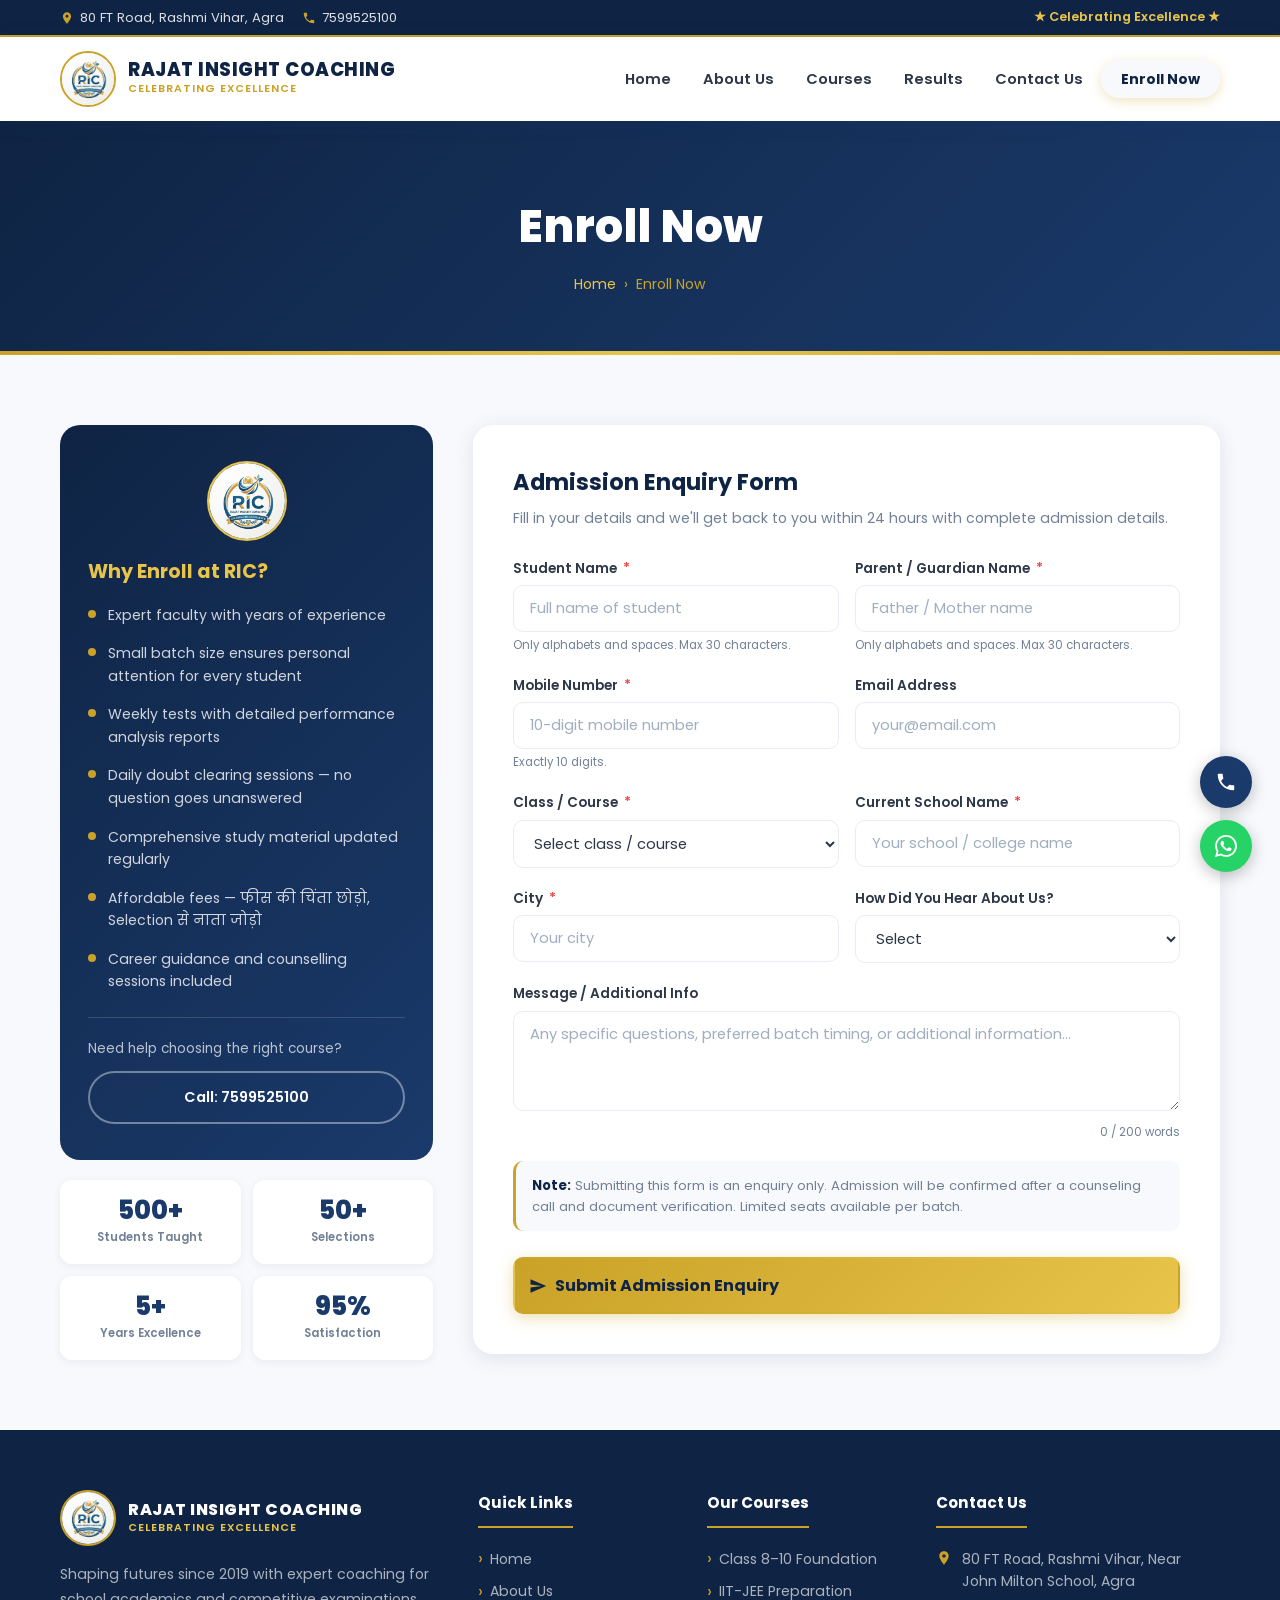
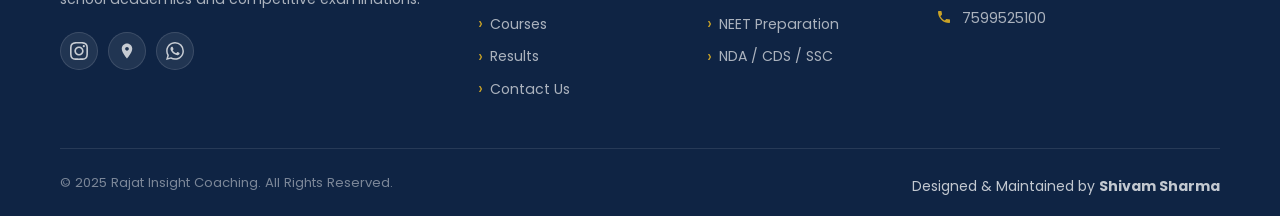
<file: pages/enroll.html>
<!DOCTYPE html>
<html lang="en">
<head>
  <meta charset="UTF-8" />
  <meta name="viewport" content="width=device-width, initial-scale=1.0" />
  <title>Enroll Now - Rajat Insight Coaching | Admission Form Agra</title>
  <meta name="description" content="Enroll at Rajat Insight Coaching today. Fill out the admission form for IIT-JEE, NEET, NDA, CDS, SSC and school classes in Agra." />
  <link rel="icon" type="image/png" href="../images/logo.png" />
  <link rel="preconnect" href="https://fonts.googleapis.com" />
  <link href="https://fonts.googleapis.com/css2?family=Poppins:wght@400;500;600;700;800;900&display=swap" rel="stylesheet" />
  <link rel="stylesheet" href="../css/style.css" />
  <style>body { font-family: 'Poppins', 'Segoe UI', sans-serif; }</style>
</head>
<body>

  <div class="top-bar">
    <div class="container">
      <div class="top-bar-left">
        <div class="top-bar-item">
          <svg viewBox="0 0 24 24"><path d="M12 2C8.13 2 5 5.13 5 9c0 5.25 7 13 7 13s7-7.75 7-13c0-3.87-3.13-7-7-7zm0 9.5c-1.38 0-2.5-1.12-2.5-2.5s1.12-2.5 2.5-2.5 2.5 1.12 2.5 2.5-1.12 2.5-2.5 2.5z"/></svg>
          80 FT Road, Rashmi Vihar, Agra
        </div>
        <div class="top-bar-item">
          <svg viewBox="0 0 24 24"><path d="M6.62 10.79c1.44 2.83 3.76 5.14 6.59 6.59l2.2-2.2c.27-.27.67-.36 1.02-.24 1.12.37 2.33.57 3.57.57.55 0 1 .45 1 1V20c0 .55-.45 1-1 1-9.39 0-17-7.61-17-17 0-.55.45-1 1-1h3.5c.55 0 1 .45 1 1 0 1.25.2 2.45.57 3.57.11.35.03.74-.25 1.02l-2.2 2.2z"/></svg>
          <a href="tel:7599525100">7599525100</a>
        </div>
      </div>
      <div class="top-bar-right">
        <span style="color: var(--gold-light); font-weight: 600; font-size: 0.8rem;">&#9733; Celebrating Excellence &#9733;</span>
      </div>
    </div>
  </div>

  <header class="header">
    <div class="container">
      <nav class="navbar">
        <a href="../index.html" class="logo-link">
          <img src="../images/logo.png" alt="Rajat Insight Coaching Logo" class="logo-img" />
          <div class="logo-text">
            <span class="logo-name">RAJAT INSIGHT COACHING</span>
            <span class="logo-tagline">Celebrating Excellence</span>
          </div>
        </a>
        <button class="hamburger" aria-label="Toggle Menu"><span></span><span></span><span></span></button>
        <ul class="nav-menu">
          <li><a href="../index.html" class="nav-link">Home</a></li>
          <li><a href="about.html" class="nav-link">About Us</a></li>
          <li><a href="courses.html" class="nav-link">Courses</a></li>
          <li><a href="results.html" class="nav-link">Results</a></li>
          <li><a href="contact.html" class="nav-link">Contact Us</a></li>
          <li><a href="enroll.html" class="nav-link nav-enroll active">Enroll Now</a></li>
        </ul>
      </nav>
    </div>
  </header>

  <section class="page-banner">
    <div class="container">
      <h1 class="page-banner-title">Enroll Now</h1>
      <div class="page-banner-breadcrumb">
        <a href="../index.html">Home</a><span>&#8250;</span><span>Enroll Now</span>
      </div>
    </div>
  </section>

  <!-- ENROLL -->
  <section class="enroll-section">
    <div class="container">
      <div class="enroll-grid">
        <!-- SIDEBAR -->
        <div class="enroll-info animate-on-scroll">
          <div class="enroll-info-card">
            <img src="../images/logo.png" alt="RIC Logo" style="width: 80px; height: 80px; border-radius: 50%; border: 2px solid var(--gold-light); margin: 0 auto 16px; display: block;" />
            <h3>Why Enroll at RIC?</h3>
            <div class="enroll-feature">
              <div class="enroll-feature-dot"></div>
              <div class="enroll-feature-text">Expert faculty with years of experience</div>
            </div>
            <div class="enroll-feature">
              <div class="enroll-feature-dot"></div>
              <div class="enroll-feature-text">Small batch size ensures personal attention for every student</div>
            </div>
            <div class="enroll-feature">
              <div class="enroll-feature-dot"></div>
              <div class="enroll-feature-text">Weekly tests with detailed performance analysis reports</div>
            </div>
            <div class="enroll-feature">
              <div class="enroll-feature-dot"></div>
              <div class="enroll-feature-text">Daily doubt clearing sessions — no question goes unanswered</div>
            </div>
            <div class="enroll-feature">
              <div class="enroll-feature-dot"></div>
              <div class="enroll-feature-text">Comprehensive study material updated regularly</div>
            </div>
            <div class="enroll-feature">
              <div class="enroll-feature-dot"></div>
              <div class="enroll-feature-text">Affordable fees — फीस की चिंता छोड़ो, Selection से नाता जोड़ो</div>
            </div>
            <div class="enroll-feature">
              <div class="enroll-feature-dot"></div>
              <div class="enroll-feature-text">Career guidance and counselling sessions included</div>
            </div>
            <div style="margin-top: 24px; padding-top: 20px; border-top: 1px solid rgba(255,255,255,0.15);">
              <p style="font-size: 0.85rem; color: rgba(255,255,255,0.7); margin-bottom: 12px;">Need help choosing the right course?</p>
              <a href="tel:7599525100" class="btn btn-outline" style="border-color: rgba(255,255,255,0.4); color: white; width: 100%; justify-content: center; font-size: 0.9rem;">
                Call: 7599525100
              </a>
            </div>
          </div>

          <!-- ACHIEVEMENTS -->
          <div style="display: grid; grid-template-columns: 1fr 1fr; gap: 12px; margin-top: 20px;">
            <div style="background: white; border-radius: 12px; padding: 18px 14px; text-align: center; box-shadow: var(--shadow-sm);">
              <div style="font-size: 1.6rem; font-weight: 800; color: var(--primary); line-height: 1;">500+</div>
              <div style="font-size: 0.72rem; color: var(--text-light); margin-top: 4px; font-weight: 600;">Students Taught</div>
            </div>
            <div style="background: white; border-radius: 12px; padding: 18px 14px; text-align: center; box-shadow: var(--shadow-sm);">
              <div style="font-size: 1.6rem; font-weight: 800; color: var(--primary); line-height: 1;">50+</div>
              <div style="font-size: 0.72rem; color: var(--text-light); margin-top: 4px; font-weight: 600;">Selections</div>
            </div>
            <div style="background: white; border-radius: 12px; padding: 18px 14px; text-align: center; box-shadow: var(--shadow-sm);">
              <div style="font-size: 1.6rem; font-weight: 800; color: var(--primary); line-height: 1;">5+</div>
              <div style="font-size: 0.72rem; color: var(--text-light); margin-top: 4px; font-weight: 600;">Years Excellence</div>
            </div>
            <div style="background: white; border-radius: 12px; padding: 18px 14px; text-align: center; box-shadow: var(--shadow-sm);">
              <div style="font-size: 1.6rem; font-weight: 800; color: var(--primary); line-height: 1;">95%</div>
              <div style="font-size: 0.72rem; color: var(--text-light); margin-top: 4px; font-weight: 600;">Satisfaction</div>
            </div>
          </div>
        </div>

        <!-- FORM -->
        <div class="animate-on-scroll animate-delay-2">
          <div class="enroll-form-card">
            <h2 class="enroll-form-title">Admission Enquiry Form</h2>
            <p class="enroll-form-sub">Fill in your details and we'll get back to you within 24 hours with complete admission details.</p>

            <form id="enrollForm" action="https://formsubmit.co/rajatinsightcoaching@gmailgit.com" method="POST" novalidate>
              <input type="hidden" name="_captcha" value="false" />
              <input type="hidden" name="_subject" value="New Enquiry from Rajat Insight Coaching Website" />
              <input type="hidden" name="_template" value="table" />
              <div class="form-row">
                <div class="form-group">
                  <label class="form-label">Student Name <span class="required">*</span></label>
                  <input type="text" name="studentName" class="form-control" placeholder="Full name of student" maxlength="30" data-validate="name" required data-testid="enroll-student-name-input" />
                  <span class="form-hint">Only alphabets and spaces. Max 30 characters.</span>
                  <span class="form-error"></span>
                </div>
                <div class="form-group">
                  <label class="form-label">Parent / Guardian Name <span class="required">*</span></label>
                  <input type="text" name="parentName" class="form-control" placeholder="Father / Mother name" maxlength="30" data-validate="name" required data-testid="enroll-guardian-name-input" />
                  <span class="form-hint">Only alphabets and spaces. Max 30 characters.</span>
                  <span class="form-error"></span>
                </div>
              </div>
              <div class="form-row">
                <div class="form-group">
                  <label class="form-label">Mobile Number <span class="required">*</span></label>
                  <input type="tel" name="mobile" class="form-control" placeholder="10-digit mobile number" maxlength="10" inputmode="numeric" data-validate="mobile" required data-testid="enroll-mobile-input" />
                  <span class="form-hint">Exactly 10 digits.</span>
                  <span class="form-error"></span>
                </div>
                <div class="form-group">
                  <label class="form-label">Email Address</label>
                  <input type="email" name="email" class="form-control" placeholder="your@email.com" data-testid="enroll-email-input" />
                  <span class="form-error"></span>
                </div>
              </div>
              <div class="form-row">
                <div class="form-group">
                  <label class="form-label">Class / Course <span class="required">*</span></label>
                  <select name="course" class="form-control" required data-testid="enroll-course-select">
                    <option value="">Select class / course</option>
                    <option>Class 8 Foundation</option>
                    <option>Class 9 Foundation</option>
                    <option>Class 10 Foundation</option>
                    <option>Class 11 Regular Course</option>
                    <option>Class 12 Regular Course</option>
                    <option>Crash Course</option>
                    <option>IIT-JEE Preparation</option>
                    <option>NEET Preparation</option>
                    <option>NDA Preparation</option>
                    <option>CDS Preparation</option>
                    <option>SSC Preparation</option>
                  </select>
                  <span class="form-error"></span>
                </div>
                <div class="form-group">
                  <label class="form-label">Current School Name <span class="required">*</span></label>
                  <input type="text" name="school" class="form-control" placeholder="Your school / college name" required data-testid="enroll-school-input" />
                  <span class="form-error"></span>
                </div>
              </div>
              <div class="form-row">
                <div class="form-group">
                  <label class="form-label">City <span class="required">*</span></label>
                  <input type="text" name="city" class="form-control" placeholder="Your city" required data-testid="enroll-city-input" />
                  <span class="form-error"></span>
                </div>
                <div class="form-group">
                  <label class="form-label">How Did You Hear About Us?</label>
                  <select name="source" class="form-control" data-testid="enroll-source-select">
                    <option value="">Select</option>
                    <option>Friends / Family</option>
                    <option>Social Media</option>
                    <option>Google Search</option>
                    <option>Pamphlet / Banner</option>
                    <option>Other</option>
                  </select>
                </div>
              </div>
              <div class="form-group">
                <label class="form-label">Message / Additional Info</label>
                <textarea name="message" class="form-control" placeholder="Any specific questions, preferred batch timing, or additional information..." style="min-height: 100px;" data-validate="words200" data-testid="enroll-message-input"></textarea>
                <span class="char-counter" data-counter-for="message">0 / 200 words</span>
                <span class="form-error"></span>
              </div>

              <div style="background: var(--off-white); border-radius: 10px; padding: 14px 16px; margin-bottom: 20px; border-left: 3px solid var(--gold);">
                <p style="font-size: 0.82rem; color: var(--text-light); line-height: 1.6; margin: 0;">
                  <strong style="color: var(--primary-dark);">Note:</strong> Submitting this form is an enquiry only. Admission will be confirmed after a counseling call and document verification. Limited seats available per batch.
                </p>
              </div>

              <button type="submit" class="btn btn-primary form-submit" style="border-radius: 10px;" data-testid="enroll-submit-btn">
                <svg viewBox="0 0 24 24" style="width:18px;height:18px;fill:currentColor"><path d="M2.01 21L23 12 2.01 3 2 10l15 2-15 2z"/></svg>
                Submit Admission Enquiry
              </button>
            </form>

            <div class="success-message" id="enrollSuccess" data-testid="enroll-success-message">
              <div class="success-icon">&#127881;</div>
              <h3 class="success-title">Thank You!</h3>
              <p class="success-desc" style="margin-bottom: 20px;">
                Thank you for your enquiry. Your message has been sent successfully. Our team will contact you within 24 hours.
              </p>
              <p style="font-size: 0.9rem; color: var(--text-light); margin-bottom: 20px;">For immediate assistance, call us at:</p>
              <a href="tel:7599525100" class="btn btn-blue" style="margin: 0 auto;">
                <svg viewBox="0 0 24 24" style="width:18px;height:18px;fill:currentColor"><path d="M6.62 10.79c1.44 2.83 3.76 5.14 6.59 6.59l2.2-2.2c.27-.27.67-.36 1.02-.24 1.12.37 2.33.57 3.57.57.55 0 1 .45 1 1V20c0 .55-.45 1-1 1-9.39 0-17-7.61-17-17 0-.55.45-1 1-1h3.5c.55 0 1 .45 1 1 0 1.25.2 2.45.57 3.57.11.35.03.74-.25 1.02l-2.2 2.2z"/></svg>
                Call: 7599525100
              </a>
            </div>
          </div>
        </div>
      </div>
    </div>
  </section>

  <footer class="footer">
    <div class="container">
      <div class="footer-grid">
        <div class="footer-brand">
          <a href="../index.html" class="logo-link">
            <img src="../images/logo.png" alt="RIC Logo" class="logo-img" />
            <div class="logo-text"><span class="logo-name">RAJAT INSIGHT COACHING</span><span class="logo-tagline">Celebrating Excellence</span></div>
          </a>
          <p class="footer-desc">Shaping futures since 2019 with expert coaching for school academics and competitive examinations.</p>
          <div class="footer-social">
            <a href="https://www.instagram.com/rajat.insight.coaching/" target="_blank" rel="noopener" class="social-btn social-instagram" aria-label="Instagram"><svg viewBox="0 0 24 24" style="width:18px;height:18px;fill:currentColor"><path d="M12 2.163c3.204 0 3.584.012 4.85.07 3.252.148 4.771 1.691 4.919 4.919.058 1.265.069 1.645.069 4.849 0 3.205-.012 3.584-.069 4.849-.149 3.225-1.664 4.771-4.919 4.919-1.266.058-1.644.07-4.85.07-3.204 0-3.584-.012-4.849-.07-3.26-.149-4.771-1.699-4.919-4.92-.058-1.265-.07-1.644-.07-4.849 0-3.204.013-3.583.07-4.849.149-3.227 1.664-4.771 4.919-4.919 1.266-.057 1.645-.069 4.849-.069zm0-2.163c-3.259 0-3.667.014-4.947.072-4.358.2-6.78 2.618-6.98 6.98-.059 1.281-.073 1.689-.073 4.948 0 3.259.014 3.668.072 4.948.2 4.358 2.618 6.78 6.98 6.98 1.281.058 1.689.072 4.948.072 3.259 0 3.668-.014 4.948-.072 4.354-.2 6.782-2.618 6.979-6.98.059-1.28.073-1.689.073-4.948 0-3.259-.014-3.667-.072-4.947-.196-4.354-2.617-6.78-6.979-6.98-1.281-.059-1.69-.073-4.949-.073zm0 5.838c-3.403 0-6.162 2.759-6.162 6.162s2.759 6.163 6.162 6.163 6.162-2.759 6.162-6.163c0-3.403-2.759-6.162-6.162-6.162zm0 10.162c-2.209 0-4-1.79-4-4 0-2.209 1.791-4 4-4s4 1.791 4 4c0 2.21-1.791 4-4 4zm6.406-11.845c-.796 0-1.441.645-1.441 1.44s.645 1.44 1.441 1.44c.795 0 1.439-.645 1.439-1.44s-.644-1.44-1.439-1.44z"/></svg></a>
            <a href="https://maps.app.goo.gl/c7Vdzw81TkEkzZte8" target="_blank" rel="noopener" class="social-btn social-maps" aria-label="Google Maps"><svg viewBox="0 0 24 24" style="width:18px;height:18px;fill:currentColor"><path d="M12 2C8.13 2 5 5.13 5 9c0 5.25 7 13 7 13s7-7.75 7-13c0-3.87-3.13-7-7-7zm0 9.5c-1.38 0-2.5-1.12-2.5-2.5s1.12-2.5 2.5-2.5 2.5 1.12 2.5 2.5-1.12 2.5-2.5 2.5z"/></svg></a>
            <a href="https://wa.me/917599525100" target="_blank" rel="noopener" class="social-btn social-whatsapp" aria-label="WhatsApp"><svg viewBox="0 0 24 24" style="width:18px;height:18px;fill:currentColor"><path d="M17.472 14.382c-.297-.149-1.758-.867-2.03-.967-.273-.099-.471-.148-.67.15-.197.297-.767.966-.94 1.164-.173.199-.347.223-.644.075-.297-.15-1.255-.463-2.39-1.475-.883-.788-1.48-1.761-1.653-2.059-.173-.297-.018-.458.13-.606.134-.133.298-.347.446-.52.149-.174.198-.298.298-.497.099-.198.05-.371-.025-.52-.075-.149-.669-1.612-.916-2.207-.242-.579-.487-.5-.669-.51-.173-.008-.371-.01-.57-.01-.198 0-.52.074-.792.372-.272.297-1.04 1.016-1.04 2.479 0 1.462 1.065 2.875 1.213 3.074.149.198 2.096 3.2 5.077 4.487.709.306 1.262.489 1.694.625.712.227 1.36.195 1.871.118.571-.085 1.758-.719 2.006-1.413.248-.694.248-1.289.173-1.413-.074-.124-.272-.198-.57-.347m-5.421 7.403h-.004a9.87 9.87 0 01-5.031-1.378l-.361-.214-3.741.982.998-3.648-.235-.374a9.86 9.86 0 01-1.51-5.26c.001-5.45 4.436-9.884 9.888-9.884 2.64 0 5.122 1.03 6.988 2.898a9.825 9.825 0 012.893 6.994c-.003 5.45-4.437 9.884-9.885 9.884m8.413-18.297A11.815 11.815 0 0012.05 0C5.495 0 .16 5.335.157 11.892c0 2.096.547 4.142 1.588 5.945L.057 24l6.305-1.654a11.882 11.882 0 005.683 1.448h.005c6.554 0 11.89-5.335 11.893-11.893a11.821 11.821 0 00-3.48-8.413z"/></svg></a>
          </div>
        </div>
        <div>
          <div class="footer-heading">Quick Links</div>
          <ul class="footer-links">
            <li><a href="../index.html" class="footer-link">Home</a></li>
            <li><a href="about.html" class="footer-link">About Us</a></li>
            <li><a href="courses.html" class="footer-link">Courses</a></li>
            <li><a href="results.html" class="footer-link">Results</a></li>
            <li><a href="contact.html" class="footer-link">Contact Us</a></li>
          </ul>
        </div>
        <div>
          <div class="footer-heading">Our Courses</div>
          <ul class="footer-links">
            <li><a href="courses.html" class="footer-link">Class 8–10 Foundation</a></li>
            <li><a href="courses.html" class="footer-link">IIT-JEE Preparation</a></li>
            <li><a href="courses.html" class="footer-link">NEET Preparation</a></li>
            <li><a href="courses.html" class="footer-link">NDA / CDS / SSC</a></li>
          </ul>
        </div>
        <div>
          <div class="footer-heading">Contact Us</div>
          <div class="footer-contact-item">
            <svg viewBox="0 0 24 24"><path d="M12 2C8.13 2 5 5.13 5 9c0 5.25 7 13 7 13s7-7.75 7-13c0-3.87-3.13-7-7-7zm0 9.5c-1.38 0-2.5-1.12-2.5-2.5s1.12-2.5 2.5-2.5 2.5 1.12 2.5 2.5-1.12 2.5-2.5 2.5z"/></svg>
            <span>80 FT Road, Rashmi Vihar, Near John Milton School, Agra</span>
          </div>
          <div class="footer-contact-item">
            <svg viewBox="0 0 24 24"><path d="M6.62 10.79c1.44 2.83 3.76 5.14 6.59 6.59l2.2-2.2c.27-.27.67-.36 1.02-.24 1.12.37 2.33.57 3.57.57.55 0 1 .45 1 1V20c0 .55-.45 1-1 1-9.39 0-17-7.61-17-17 0-.55.45-1 1-1h3.5c.55 0 1 .45 1 1 0 1.25.2 2.45.57 3.57.11.35.03.74-.25 1.02l-2.2 2.2z"/></svg>
            <span><a href="tel:7599525100">7599525100</a></span>
          </div>
        </div>
      </div>
      <div class="footer-bottom">
        <p class="footer-copy">&copy; 2025 Rajat Insight Coaching. All Rights Reserved.</p>
        <p style="margin-top:8px; font-size:14px;">
    Designed & Maintained by <strong>Shivam Sharma</strong>
</p>
      </div>
    </div>
  </footer>

  <div class="floating-buttons">
    <button class="float-btn float-top" aria-label="Back to Top"><svg viewBox="0 0 24 24"><path d="M7.41 15.41L12 10.83l4.59 4.58L18 14l-6-6-6 6 1.41 1.41z"/></svg></button>
    <a href="tel:7599525100" class="float-btn float-call"><svg viewBox="0 0 24 24"><path d="M6.62 10.79c1.44 2.83 3.76 5.14 6.59 6.59l2.2-2.2c.27-.27.67-.36 1.02-.24 1.12.37 2.33.57 3.57.57.55 0 1 .45 1 1V20c0 .55-.45 1-1 1-9.39 0-17-7.61-17-17 0-.55.45-1 1-1h3.5c.55 0 1 .45 1 1 0 1.25.2 2.45.57 3.57.11.35.03.74-.25 1.02l-2.2 2.2z"/></svg></a>
    <a href="https://wa.me/917599525100?text=Hello%20Rajat%20Insight%20Coaching%2C%20I%20want%20to%20inquire%20about%20admissions." target="_blank" rel="noopener" class="float-btn float-whatsapp"><svg viewBox="0 0 24 24"><path d="M17.472 14.382c-.297-.149-1.758-.867-2.03-.967-.273-.099-.471-.148-.67.15-.197.297-.767.966-.94 1.164-.173.199-.347.223-.644.075-.297-.15-1.255-.463-2.39-1.475-.883-.788-1.48-1.761-1.653-2.059-.173-.297-.018-.458.13-.606.134-.133.298-.347.446-.52.149-.174.198-.298.298-.497.099-.198.05-.371-.025-.52-.075-.149-.669-1.612-.916-2.207-.242-.579-.487-.5-.669-.51-.173-.008-.371-.01-.57-.01-.198 0-.52.074-.792.372-.272.297-1.04 1.016-1.04 2.479 0 1.462 1.065 2.875 1.213 3.074.149.198 2.096 3.2 5.077 4.487.709.306 1.262.489 1.694.625.712.227 1.36.195 1.871.118.571-.085 1.758-.719 2.006-1.413.248-.694.248-1.289.173-1.413-.074-.124-.272-.198-.57-.347m-5.421 7.403h-.004a9.87 9.87 0 01-5.031-1.378l-.361-.214-3.741.982.998-3.648-.235-.374a9.86 9.86 0 01-1.51-5.26c.001-5.45 4.436-9.884 9.888-9.884 2.64 0 5.122 1.03 6.988 2.898a9.825 9.825 0 012.893 6.994c-.003 5.45-4.437 9.884-9.885 9.884m8.413-18.297A11.815 11.815 0 0012.05 0C5.495 0 .16 5.335.157 11.892c0 2.096.547 4.142 1.588 5.945L.057 24l6.305-1.654a11.882 11.882 0 005.683 1.448h.005c6.554 0 11.89-5.335 11.893-11.893a11.821 11.821 0 00-3.48-8.413z"/></svg></a>
  </div>

  <script src="../js/script.js"></script>
</body>
</html>
</file>
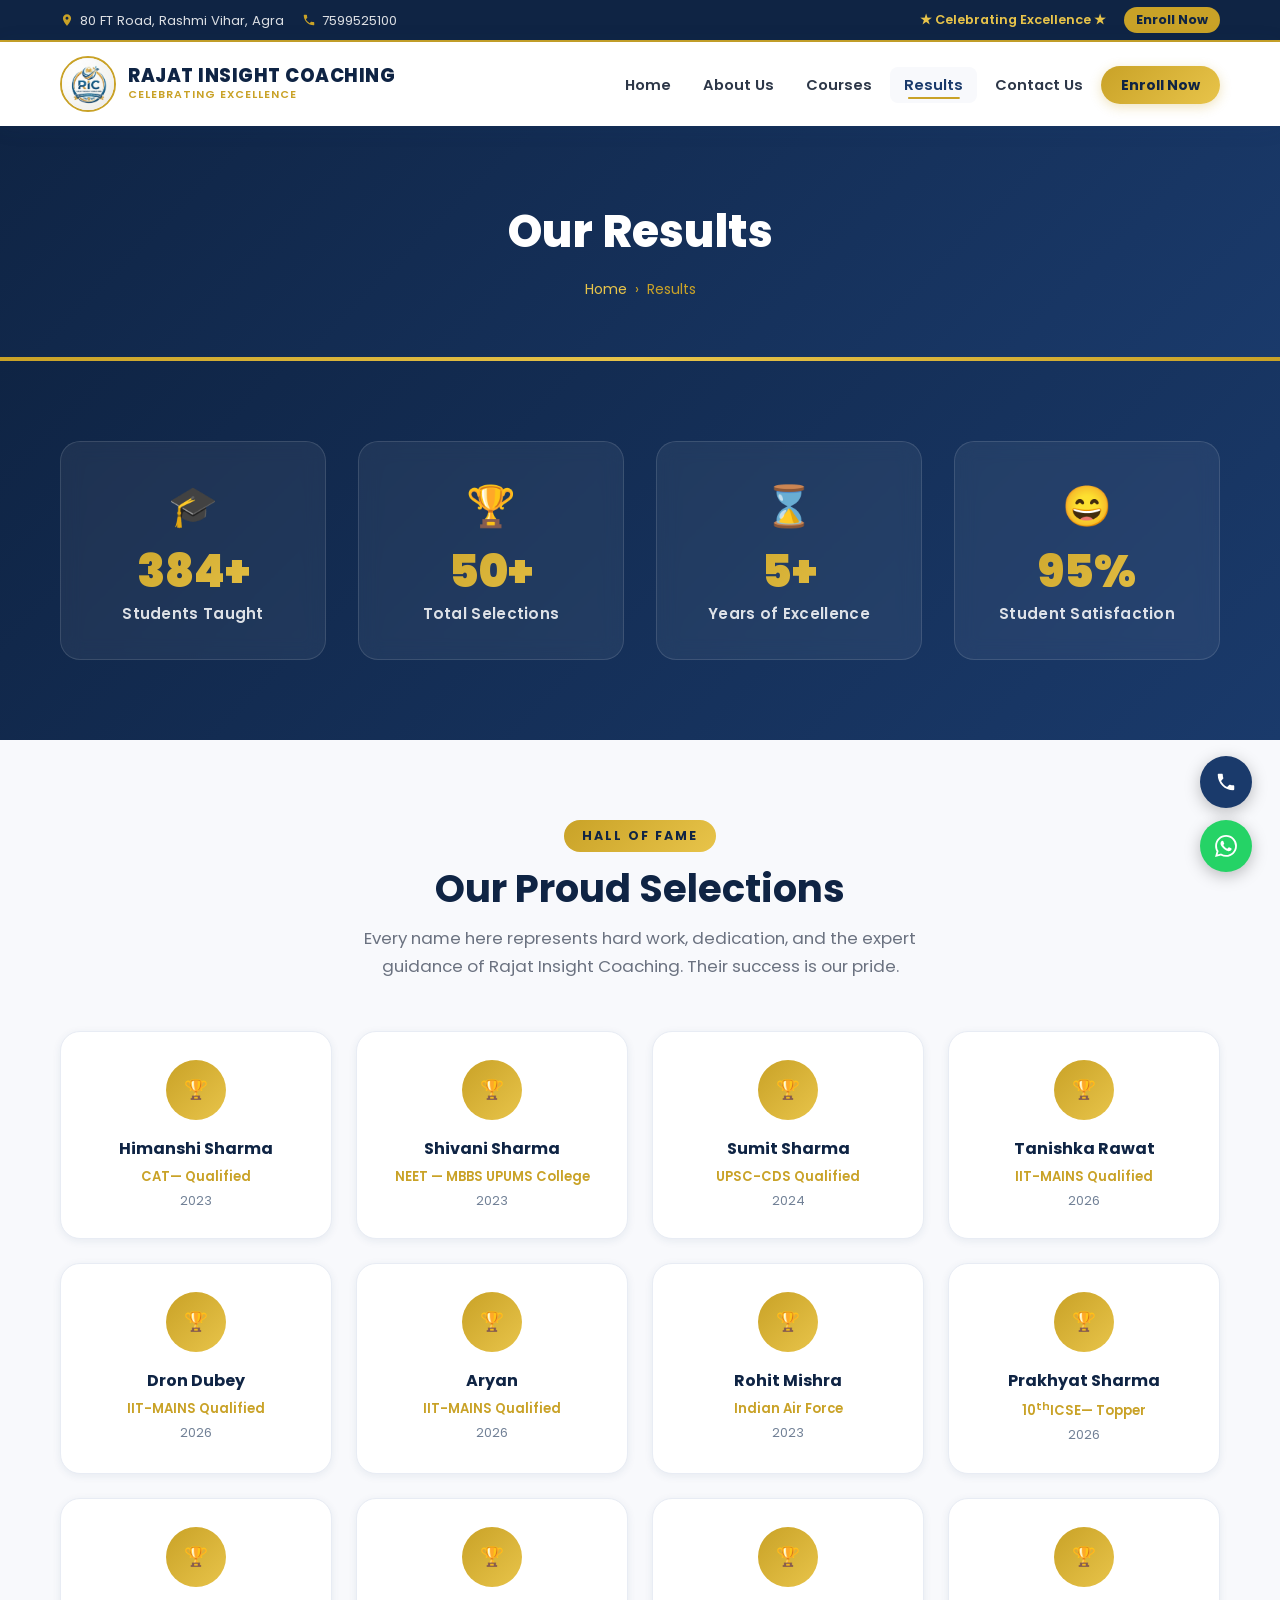
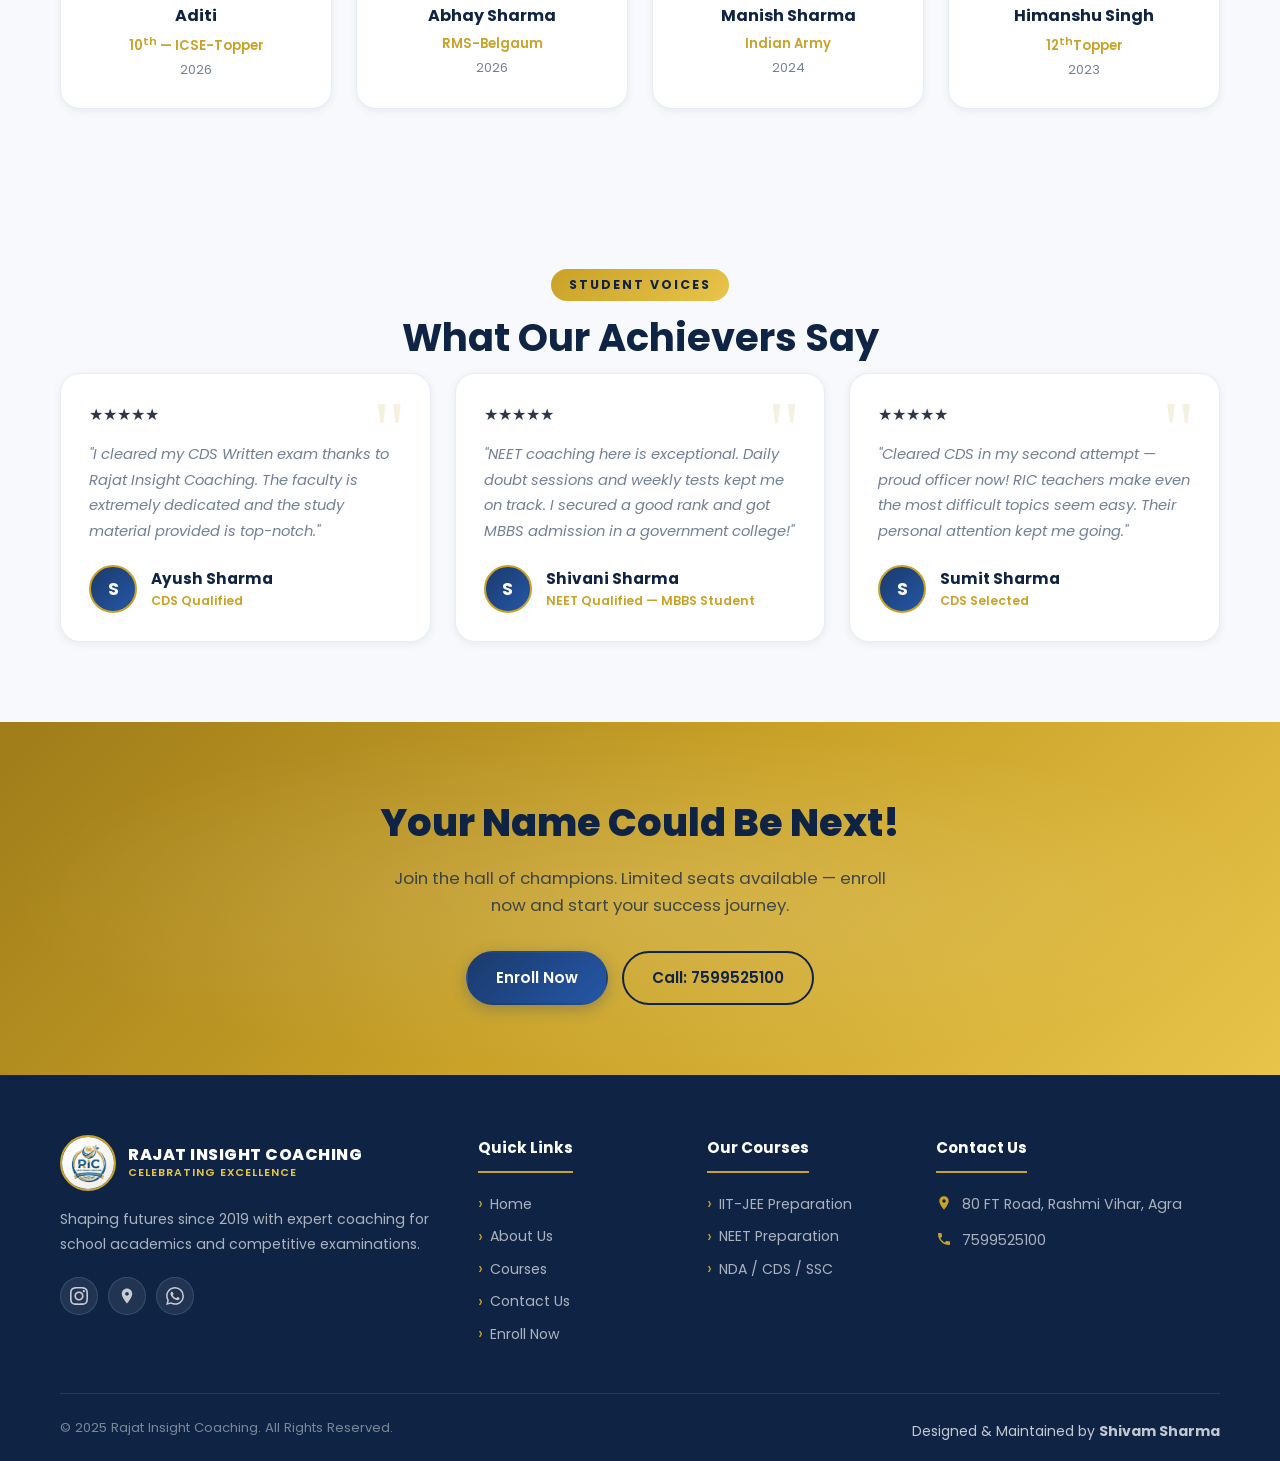
<file: pages/results.html>
<!DOCTYPE html>
<html lang="en">
<head>
  <meta charset="UTF-8" />
  <meta name="viewport" content="width=device-width, initial-scale=1.0" />
  <title>Results & Selections - Rajat Insight Coaching | Agra</title>
  <meta name="description" content="See the outstanding results of Rajat Insight Coaching students. 50+ selections in IIT-JEE, NEET, NDA, CDS, SSC and more." />
  <link rel="icon" type="image/png" href="../images/logo.png" />
  <link rel="preconnect" href="https://fonts.googleapis.com" />
  <link href="https://fonts.googleapis.com/css2?family=Poppins:wght@400;500;600;700;800;900&display=swap" rel="stylesheet" />
  <link rel="stylesheet" href="../css/style.css" />
  <style>body { font-family: 'Poppins', 'Segoe UI', sans-serif; }</style>
</head>
<body>

  <div class="top-bar">
    <div class="container">
      <div class="top-bar-left">
        <div class="top-bar-item">
          <svg viewBox="0 0 24 24"><path d="M12 2C8.13 2 5 5.13 5 9c0 5.25 7 13 7 13s7-7.75 7-13c0-3.87-3.13-7-7-7zm0 9.5c-1.38 0-2.5-1.12-2.5-2.5s1.12-2.5 2.5-2.5 2.5 1.12 2.5 2.5-1.12 2.5-2.5 2.5z"/></svg>
          80 FT Road, Rashmi Vihar, Agra
        </div>
        <div class="top-bar-item">
          <svg viewBox="0 0 24 24"><path d="M6.62 10.79c1.44 2.83 3.76 5.14 6.59 6.59l2.2-2.2c.27-.27.67-.36 1.02-.24 1.12.37 2.33.57 3.57.57.55 0 1 .45 1 1V20c0 .55-.45 1-1 1-9.39 0-17-7.61-17-17 0-.55.45-1 1-1h3.5c.55 0 1 .45 1 1 0 1.25.2 2.45.57 3.57.11.35.03.74-.25 1.02l-2.2 2.2z"/></svg>
          <a href="tel:7599525100">7599525100</a>
        </div>
      </div>
      <div class="top-bar-right">
        <span style="color: var(--gold-light); font-weight: 600; font-size: 0.8rem;">&#9733; Celebrating Excellence &#9733;</span>
        <a href="enroll.html" style="background: var(--gold); color: var(--primary-dark); padding: 3px 12px; border-radius: 50px; font-size: 0.8rem; font-weight: 700;">Enroll Now</a>
      </div>
    </div>
  </div>

  <header class="header">
    <div class="container">
      <nav class="navbar">
        <a href="../index.html" class="logo-link">
          <img src="../images/logo.png" alt="Rajat Insight Coaching Logo" class="logo-img" />
          <div class="logo-text">
            <span class="logo-name">RAJAT INSIGHT COACHING</span>
            <span class="logo-tagline">Celebrating Excellence</span>
          </div>
        </a>
        <button class="hamburger" aria-label="Toggle Menu"><span></span><span></span><span></span></button>
        <ul class="nav-menu">
          <li><a href="../index.html" class="nav-link">Home</a></li>
          <li><a href="about.html" class="nav-link">About Us</a></li>
          <li><a href="courses.html" class="nav-link">Courses</a></li>
          <li><a href="results.html" class="nav-link active">Results</a></li>
          <li><a href="contact.html" class="nav-link">Contact Us</a></li>
          <li><a href="enroll.html" class="nav-link nav-enroll">Enroll Now</a></li>
        </ul>
      </nav>
    </div>
  </header>

  <section class="page-banner">
    <div class="container">
      <h1 class="page-banner-title">Our Results</h1>
      <div class="page-banner-breadcrumb">
        <a href="../index.html">Home</a><span>&#8250;</span><span>Results</span>
      </div>
    </div>
  </section>

  <!-- ACHIEVEMENTS -->
  <section class="achievements-section section-padding">
    <div class="container">
      <div class="achievements-grid">
        <div class="achievement-card animate-on-scroll animate-delay-1">
          <div class="achievement-icon">&#127891;</div>
          <div class="achievement-num"><span class="counter-num" data-target="500">0</span>+</div>
          <div class="achievement-label">Students Taught</div>
        </div>
        <div class="achievement-card animate-on-scroll animate-delay-2">
          <div class="achievement-icon">&#127942;</div>
          <div class="achievement-num"><span class="counter-num" data-target="50">0</span>+</div>
          <div class="achievement-label">Total Selections</div>
        </div>
        <div class="achievement-card animate-on-scroll animate-delay-3">
          <div class="achievement-icon">&#8987;</div>
          <div class="achievement-num"><span class="counter-num" data-target="5">0</span>+</div>
          <div class="achievement-label">Years of Excellence</div>
        </div>
        <div class="achievement-card animate-on-scroll animate-delay-4">
          <div class="achievement-icon">&#128516;</div>
          <div class="achievement-num"><span class="counter-num" data-target="95">0</span>%</div>
          <div class="achievement-label">Student Satisfaction</div>
        </div>
      </div>
    </div>
  </section>

  <!-- RESULTS GRID -->
  <section class="results-section section-padding">
    <div class="container">
      <div class="text-center animate-on-scroll">
        <div class="section-badge">Hall of Fame</div>
        <h2 class="section-title">Our Proud Selections</h2>
        <p class="section-subtitle">Every name here represents hard work, dedication, and the expert guidance of Rajat Insight Coaching. Their success is our pride.</p>
      </div>
      <div class="results-grid">
        <div class="result-card animate-on-scroll animate-delay-1">
          <div class="result-rank">&#127942;</div>
          <div class="result-name">Himanshi Sharma</div>
          <div class="result-exam">CAT— Qualified</div>
          <div class="result-year">2023</div>
        </div>
        <div class="result-card animate-on-scroll animate-delay-2">
          <div class="result-rank">&#127942;</div>
          <div class="result-name">Shivani Sharma</div>
          <div class="result-exam">NEET — MBBS UPUMS College</div>
          <div class="result-year">2023</div>
        </div>
        <div class="result-card animate-on-scroll animate-delay-3">
          <div class="result-rank">&#127942;</div>
          <div class="result-name">Sumit Sharma</div>
          <div class="result-exam">UPSC-CDS Qualified</div>
          <div class="result-year">2024</div>
        </div>
        <div class="result-card animate-on-scroll animate-delay-1">
          <div class="result-rank">&#127942;</div>
          <div class="result-name">Tanishka Rawat</div>
          <div class="result-exam">IIT-MAINS Qualified</div>
          <div class="result-year">2026</div>
        </div>
        <div class="result-card animate-on-scroll animate-delay-2">
          <div class="result-rank">&#127942;</div>
          <div class="result-name">Dron Dubey</div>
          <div class="result-exam">IIT-MAINS Qualified</div>
          <div class="result-year">2026</div>
        </div>
        <div class="result-card animate-on-scroll animate-delay-3">
          <div class="result-rank">&#127942;</div>
          <div class="result-name">Aryan</div>
          <div class="result-exam">IIT-MAINS Qualified</div>
          <div class="result-year">2026</div>
        </div>
        <div class="result-card animate-on-scroll animate-delay-1">
          <div class="result-rank">&#127942;</div>
          <div class="result-name">Rohit Mishra</div>
          <div class="result-exam">Indian Air Force</div>
          <div class="result-year">2023</div>
        </div>
        <div class="result-card animate-on-scroll animate-delay-2">
          <div class="result-rank">&#127942;</div>
          <div class="result-name">Prakhyat Sharma</div>
          <div class="result-exam">10<sup>th</sup>ICSE— Topper</div>
          <div class="result-year">2026</div>
        </div>
        <div class="result-card animate-on-scroll animate-delay-3">
          <div class="result-rank">&#127942;</div>
          <div class="result-name">Aditi</div>
          <div class="result-exam">10<sup>th</sup> — ICSE-Topper</div>
          <div class="result-year">2026</div>
        </div>
        <div class="result-card animate-on-scroll animate-delay-1">
          <div class="result-rank">&#127942;</div>
          <div class="result-name">Abhay Sharma</div>
          <div class="result-exam">RMS-Belgaum</div>
          <div class="result-year">2026</div>
        </div>
        <div class="result-card animate-on-scroll animate-delay-2">
          <div class="result-rank">&#127942;</div>
          <div class="result-name">Manish Sharma</div>
          <div class="result-exam">Indian Army</div>
          <div class="result-year">2024</div>
        </div>
        <div class="result-card animate-on-scroll animate-delay-3">
          <div class="result-rank">&#127942;</div>
          <div class="result-name">Himanshu Singh</div>
          <div class="result-exam">12<sup>th</sup>Topper</div>
          <div class="result-year">2023</div>
        </div>
      </div>
    </div>
  </section>

  <!-- TESTIMONIALS -->
  <section class="testimonials-section section-padding">
    <div class="container">
      <div class="text-center animate-on-scroll">
        <div class="section-badge">Student Voices</div>
        <h2 class="section-title">What Our Achievers Say</h2>
      </div>
      <div class="testimonials-grid">
        <div class="testimonial-card animate-on-scroll animate-delay-1">
          <div class="stars">&#9733;&#9733;&#9733;&#9733;&#9733;</div>
          <p class="testimonial-text">"I cleared my CDS Written exam thanks to Rajat Insight Coaching. The faculty is extremely dedicated and the study material provided is top-notch."</p>
          <div class="testimonial-author">
            <div class="author-avatar">S</div>
            <div><div class="author-name">Ayush Sharma</div><div class="author-course">CDS Qualified</div></div>
          </div>
        </div>
        <div class="testimonial-card animate-on-scroll animate-delay-2">
          <div class="stars">&#9733;&#9733;&#9733;&#9733;&#9733;</div>
          <p class="testimonial-text">"NEET coaching here is exceptional. Daily doubt sessions and weekly tests kept me on track. I secured a good rank and got MBBS admission in a government college!"</p>
          <div class="testimonial-author">
            <div class="author-avatar">S</div>
            <div><div class="author-name">Shivani Sharma</div><div class="author-course">NEET Qualified — MBBS Student</div></div>
          </div>
        </div>
        <div class="testimonial-card animate-on-scroll animate-delay-3">
          <div class="stars">&#9733;&#9733;&#9733;&#9733;&#9733;</div>
          <p class="testimonial-text">"Cleared CDS in my second attempt — proud officer now! RIC teachers make even the most difficult topics seem easy. Their personal attention kept me going."</p>
          <div class="testimonial-author">
            <div class="author-avatar">S</div>
            <div><div class="author-name">Sumit Sharma</div><div class="author-course">CDS Selected</div></div>
          </div>
        </div>
      </div>
    </div>
  </section>

  <section class="cta-section">
    <div class="container">
      <h2 class="cta-title">Your Name Could Be Next!</h2>
      <p class="cta-subtitle">Join the hall of champions. Limited seats available — enroll now and start your success journey.</p>
      <div class="cta-buttons">
        <a href="enroll.html" class="btn btn-blue">Enroll Now</a>
        <a href="tel:7599525100" class="btn btn-outline" style="border-color: var(--primary-dark); color: var(--primary-dark);">Call: 7599525100</a>
      </div>
    </div>
  </section>

  <footer class="footer">
    <div class="container">
      <div class="footer-grid">
        <div class="footer-brand">
          <a href="../index.html" class="logo-link">
            <img src="../images/logo.png" alt="RIC Logo" class="logo-img" />
            <div class="logo-text"><span class="logo-name">RAJAT INSIGHT COACHING</span><span class="logo-tagline">Celebrating Excellence</span></div>
          </a>
          <p class="footer-desc">Shaping futures since 2019 with expert coaching for school academics and competitive examinations.</p>
          <div class="footer-social">
            <a href="https://www.instagram.com/rajat.insight.coaching/" target="_blank" rel="noopener" class="social-btn social-instagram" aria-label="Instagram"><svg viewBox="0 0 24 24" style="width:18px;height:18px;fill:currentColor"><path d="M12 2.163c3.204 0 3.584.012 4.85.07 3.252.148 4.771 1.691 4.919 4.919.058 1.265.069 1.645.069 4.849 0 3.205-.012 3.584-.069 4.849-.149 3.225-1.664 4.771-4.919 4.919-1.266.058-1.644.07-4.85.07-3.204 0-3.584-.012-4.849-.07-3.26-.149-4.771-1.699-4.919-4.92-.058-1.265-.07-1.644-.07-4.849 0-3.204.013-3.583.07-4.849.149-3.227 1.664-4.771 4.919-4.919 1.266-.057 1.645-.069 4.849-.069zm0-2.163c-3.259 0-3.667.014-4.947.072-4.358.2-6.78 2.618-6.98 6.98-.059 1.281-.073 1.689-.073 4.948 0 3.259.014 3.668.072 4.948.2 4.358 2.618 6.78 6.98 6.98 1.281.058 1.689.072 4.948.072 3.259 0 3.668-.014 4.948-.072 4.354-.2 6.782-2.618 6.979-6.98.059-1.28.073-1.689.073-4.948 0-3.259-.014-3.667-.072-4.947-.196-4.354-2.617-6.78-6.979-6.98-1.281-.059-1.69-.073-4.949-.073zm0 5.838c-3.403 0-6.162 2.759-6.162 6.162s2.759 6.163 6.162 6.163 6.162-2.759 6.162-6.163c0-3.403-2.759-6.162-6.162-6.162zm0 10.162c-2.209 0-4-1.79-4-4 0-2.209 1.791-4 4-4s4 1.791 4 4c0 2.21-1.791 4-4 4zm6.406-11.845c-.796 0-1.441.645-1.441 1.44s.645 1.44 1.441 1.44c.795 0 1.439-.645 1.439-1.44s-.644-1.44-1.439-1.44z"/></svg></a>
            <a href="https://maps.app.goo.gl/c7Vdzw81TkEkzZte8" target="_blank" rel="noopener" class="social-btn social-maps" aria-label="Google Maps"><svg viewBox="0 0 24 24" style="width:18px;height:18px;fill:currentColor"><path d="M12 2C8.13 2 5 5.13 5 9c0 5.25 7 13 7 13s7-7.75 7-13c0-3.87-3.13-7-7-7zm0 9.5c-1.38 0-2.5-1.12-2.5-2.5s1.12-2.5 2.5-2.5 2.5 1.12 2.5 2.5-1.12 2.5-2.5 2.5z"/></svg></a>
            <a href="https://wa.me/917599525100" target="_blank" rel="noopener" class="social-btn social-whatsapp" aria-label="WhatsApp"><svg viewBox="0 0 24 24" style="width:18px;height:18px;fill:currentColor"><path d="M17.472 14.382c-.297-.149-1.758-.867-2.03-.967-.273-.099-.471-.148-.67.15-.197.297-.767.966-.94 1.164-.173.199-.347.223-.644.075-.297-.15-1.255-.463-2.39-1.475-.883-.788-1.48-1.761-1.653-2.059-.173-.297-.018-.458.13-.606.134-.133.298-.347.446-.52.149-.174.198-.298.298-.497.099-.198.05-.371-.025-.52-.075-.149-.669-1.612-.916-2.207-.242-.579-.487-.5-.669-.51-.173-.008-.371-.01-.57-.01-.198 0-.52.074-.792.372-.272.297-1.04 1.016-1.04 2.479 0 1.462 1.065 2.875 1.213 3.074.149.198 2.096 3.2 5.077 4.487.709.306 1.262.489 1.694.625.712.227 1.36.195 1.871.118.571-.085 1.758-.719 2.006-1.413.248-.694.248-1.289.173-1.413-.074-.124-.272-.198-.57-.347m-5.421 7.403h-.004a9.87 9.87 0 01-5.031-1.378l-.361-.214-3.741.982.998-3.648-.235-.374a9.86 9.86 0 01-1.51-5.26c.001-5.45 4.436-9.884 9.888-9.884 2.64 0 5.122 1.03 6.988 2.898a9.825 9.825 0 012.893 6.994c-.003 5.45-4.437 9.884-9.885 9.884m8.413-18.297A11.815 11.815 0 0012.05 0C5.495 0 .16 5.335.157 11.892c0 2.096.547 4.142 1.588 5.945L.057 24l6.305-1.654a11.882 11.882 0 005.683 1.448h.005c6.554 0 11.89-5.335 11.893-11.893a11.821 11.821 0 00-3.48-8.413z"/></svg></a>
          </div>
        </div>
        <div>
          <div class="footer-heading">Quick Links</div>
          <ul class="footer-links">
            <li><a href="../index.html" class="footer-link">Home</a></li>
            <li><a href="about.html" class="footer-link">About Us</a></li>
            <li><a href="courses.html" class="footer-link">Courses</a></li>
            <li><a href="contact.html" class="footer-link">Contact Us</a></li>
            <li><a href="enroll.html" class="footer-link">Enroll Now</a></li>
          </ul>
        </div>
        <div>
          <div class="footer-heading">Our Courses</div>
          <ul class="footer-links">
            <li><a href="courses.html" class="footer-link">IIT-JEE Preparation</a></li>
            <li><a href="courses.html" class="footer-link">NEET Preparation</a></li>
            <li><a href="courses.html" class="footer-link">NDA / CDS / SSC</a></li>
          </ul>
        </div>
        <div>
          <div class="footer-heading">Contact Us</div>
          <div class="footer-contact-item">
            <svg viewBox="0 0 24 24"><path d="M12 2C8.13 2 5 5.13 5 9c0 5.25 7 13 7 13s7-7.75 7-13c0-3.87-3.13-7-7-7zm0 9.5c-1.38 0-2.5-1.12-2.5-2.5s1.12-2.5 2.5-2.5 2.5 1.12 2.5 2.5-1.12 2.5-2.5 2.5z"/></svg>
            <span>80 FT Road, Rashmi Vihar, Agra</span>
          </div>
          <div class="footer-contact-item">
            <svg viewBox="0 0 24 24"><path d="M6.62 10.79c1.44 2.83 3.76 5.14 6.59 6.59l2.2-2.2c.27-.27.67-.36 1.02-.24 1.12.37 2.33.57 3.57.57.55 0 1 .45 1 1V20c0 .55-.45 1-1 1-9.39 0-17-7.61-17-17 0-.55.45-1 1-1h3.5c.55 0 1 .45 1 1 0 1.25.2 2.45.57 3.57.11.35.03.74-.25 1.02l-2.2 2.2z"/></svg>
            <span><a href="tel:7599525100">7599525100</a></span>
          </div>
        </div>
      </div>
      <div class="footer-bottom">
        <p class="footer-copy">&copy; 2025 Rajat Insight Coaching. All Rights Reserved.</p>
        <p style="margin-top:8px; font-size:14px;">
    Designed & Maintained by <strong>Shivam Sharma</strong>
</p>
      </div>
    </div>
  </footer>

  <div class="floating-buttons">
    <button class="float-btn float-top" aria-label="Back to Top"><svg viewBox="0 0 24 24"><path d="M7.41 15.41L12 10.83l4.59 4.58L18 14l-6-6-6 6 1.41 1.41z"/></svg></button>
    <a href="tel:7599525100" class="float-btn float-call"><svg viewBox="0 0 24 24"><path d="M6.62 10.79c1.44 2.83 3.76 5.14 6.59 6.59l2.2-2.2c.27-.27.67-.36 1.02-.24 1.12.37 2.33.57 3.57.57.55 0 1 .45 1 1V20c0 .55-.45 1-1 1-9.39 0-17-7.61-17-17 0-.55.45-1 1-1h3.5c.55 0 1 .45 1 1 0 1.25.2 2.45.57 3.57.11.35.03.74-.25 1.02l-2.2 2.2z"/></svg></a>
    <a href="https://wa.me/917599525100" target="_blank" rel="noopener" class="float-btn float-whatsapp"><svg viewBox="0 0 24 24"><path d="M17.472 14.382c-.297-.149-1.758-.867-2.03-.967-.273-.099-.471-.148-.67.15-.197.297-.767.966-.94 1.164-.173.199-.347.223-.644.075-.297-.15-1.255-.463-2.39-1.475-.883-.788-1.48-1.761-1.653-2.059-.173-.297-.018-.458.13-.606.134-.133.298-.347.446-.52.149-.174.198-.298.298-.497.099-.198.05-.371-.025-.52-.075-.149-.669-1.612-.916-2.207-.242-.579-.487-.5-.669-.51-.173-.008-.371-.01-.57-.01-.198 0-.52.074-.792.372-.272.297-1.04 1.016-1.04 2.479 0 1.462 1.065 2.875 1.213 3.074.149.198 2.096 3.2 5.077 4.487.709.306 1.262.489 1.694.625.712.227 1.36.195 1.871.118.571-.085 1.758-.719 2.006-1.413.248-.694.248-1.289.173-1.413-.074-.124-.272-.198-.57-.347m-5.421 7.403h-.004a9.87 9.87 0 01-5.031-1.378l-.361-.214-3.741.982.998-3.648-.235-.374a9.86 9.86 0 01-1.51-5.26c.001-5.45 4.436-9.884 9.888-9.884 2.64 0 5.122 1.03 6.988 2.898a9.825 9.825 0 012.893 6.994c-.003 5.45-4.437 9.884-9.885 9.884m8.413-18.297A11.815 11.815 0 0012.05 0C5.495 0 .16 5.335.157 11.892c0 2.096.547 4.142 1.588 5.945L.057 24l6.305-1.654a11.882 11.882 0 005.683 1.448h.005c6.554 0 11.89-5.335 11.893-11.893a11.821 11.821 0 00-3.48-8.413z"/></svg></a>
  </div>

  <script src="../js/script.js"></script>
</body>
</html>
</file>
<file: css/style.css>
/* ===== CSS VARIABLES ===== */
:root {
  --primary: #1a3a6b;
  --primary-dark: #0f2444;
  --primary-light: #2557a7;
  --gold: #c9a227;
  --gold-light: #e8c44a;
  --gold-dark: #a07c1a;
  --white: #ffffff;
  --off-white: #f8f9fc;
  --light-gray: #e8ecf4;
  --gray: #6b7280;
  --dark: #1a1f2e;
  --text: #2d3748;
  --text-light: #718096;
  --success: #22c55e;
  --shadow-sm: 0 2px 8px rgba(26,58,107,0.08);
  --shadow-md: 0 4px 20px rgba(26,58,107,0.12);
  --shadow-lg: 0 8px 40px rgba(26,58,107,0.18);
  --radius: 12px;
  --radius-lg: 20px;
  --transition: 0.3s ease;
}

/* ===== RESET & BASE ===== */
*, *::before, *::after { box-sizing: border-box; margin: 0; padding: 0; }
html { scroll-behavior: smooth; font-size: 16px; }
body {
  font-family: 'Segoe UI', system-ui, -apple-system, sans-serif;
  color: var(--text);
  background: var(--white);
  line-height: 1.6;
  overflow-x: hidden;
}
a { text-decoration: none; color: inherit; }
ul { list-style: none; }
img { max-width: 100%; height: auto; display: block; }
button { cursor: pointer; border: none; outline: none; font-family: inherit; }

/* ===== SCROLLBAR ===== */
::-webkit-scrollbar { width: 6px; }
::-webkit-scrollbar-track { background: var(--light-gray); }
::-webkit-scrollbar-thumb { background: var(--primary); border-radius: 3px; }

/* ===== UTILITY ===== */
.container { max-width: 1200px; margin: 0 auto; padding: 0 20px; }
.section-padding { padding: 80px 0; }
.text-center { text-align: center; }
.section-title {
  font-size: clamp(1.8rem, 3vw, 2.5rem);
  font-weight: 700;
  color: var(--primary-dark);
  margin-bottom: 12px;
  line-height: 1.2;
}
.section-subtitle {
  font-size: 1.05rem;
  color: var(--gray);
  max-width: 600px;
  margin: 0 auto 50px;
  line-height: 1.7;
}
.section-badge {
  display: inline-block;
  background: linear-gradient(135deg, var(--gold), var(--gold-light));
  color: var(--primary-dark);
  font-size: 0.78rem;
  font-weight: 700;
  letter-spacing: 2px;
  text-transform: uppercase;
  padding: 6px 18px;
  border-radius: 50px;
  margin-bottom: 14px;
}
.gold-text { color: var(--gold); }
.primary-text { color: var(--primary); }

/* ===== BUTTONS ===== */
.btn {
  display: inline-flex;
  align-items: center;
  gap: 8px;
  padding: 13px 28px;
  border-radius: 50px;
  font-size: 0.95rem;
  font-weight: 600;
  transition: all var(--transition);
  cursor: pointer;
  border: 2px solid transparent;
  text-decoration: none;
  white-space: nowrap;
}
.btn-primary {
  background: linear-gradient(135deg, var(--gold), var(--gold-light));
  color: var(--primary-dark);
  box-shadow: 0 4px 15px rgba(201,162,39,0.35);
}
.btn-primary:hover {
  transform: translateY(-2px);
  box-shadow: 0 8px 25px rgba(201,162,39,0.5);
  background: linear-gradient(135deg, var(--gold-light), var(--gold));
}
.btn-outline {
  background: transparent;
  border: 2px solid var(--white);
  color: var(--white);
}
.btn-outline:hover {
  background: var(--white);
  color: var(--primary-dark);
  transform: translateY(-2px);
}
.btn-whatsapp {
  background: #25d366;
  color: var(--white);
  box-shadow: 0 4px 15px rgba(37,211,102,0.35);
}
.btn-whatsapp:hover {
  background: #1ebe5d;
  transform: translateY(-2px);
  box-shadow: 0 8px 25px rgba(37,211,102,0.5);
}
.btn-blue {
  background: linear-gradient(135deg, var(--primary), var(--primary-light));
  color: var(--white);
  box-shadow: 0 4px 15px rgba(26,58,107,0.3);
}
.btn-blue:hover {
  transform: translateY(-2px);
  box-shadow: 0 8px 25px rgba(26,58,107,0.45);
}
.btn-sm { padding: 9px 20px; font-size: 0.875rem; }

/* ===== TOP BAR ===== */
.top-bar {
  background: var(--primary-dark);
  color: rgba(255,255,255,0.85);
  font-size: 0.82rem;
  padding: 7px 0;
  border-bottom: 2px solid var(--gold);
}
.top-bar .container {
  display: flex;
  justify-content: space-between;
  align-items: center;
  flex-wrap: wrap;
  gap: 6px;
}
.top-bar-left, .top-bar-right { display: flex; align-items: center; gap: 18px; }
.top-bar a { color: rgba(255,255,255,0.85); transition: color var(--transition); }
.top-bar a:hover { color: var(--gold-light); }
.top-bar-item { display: flex; align-items: center; gap: 6px; }
.top-bar-item svg { width: 14px; height: 14px; fill: var(--gold); flex-shrink: 0; }

/* ===== HEADER / NAVBAR ===== */
.header {
  background: var(--white);
  position: sticky;
  top: 0;
  z-index: 1000;
  box-shadow: 0 2px 20px rgba(26,58,107,0.1);
  transition: all var(--transition);
}
.header.scrolled {
  box-shadow: 0 4px 30px rgba(26,58,107,0.18);
}
.navbar {
  display: flex;
  align-items: center;
  justify-content: space-between;
  padding: 14px 0;
  gap: 20px;
}
.logo-link { display: flex; align-items: center; gap: 12px; flex-shrink: 0; }
.logo-img { width: 56px; height: 56px; border-radius: 50%; object-fit: cover; border: 2px solid var(--gold); }
.logo-text { display: flex; flex-direction: column; }
.logo-name {
  font-size: 1.15rem;
  font-weight: 800;
  color: var(--primary-dark);
  letter-spacing: 0.5px;
  line-height: 1.1;
}
.logo-tagline { font-size: 0.68rem; color: var(--gold); font-weight: 600; letter-spacing: 1px; text-transform: uppercase; }
.nav-menu { display: flex; align-items: center; gap: 4px; }
.nav-link {
  color: var(--text);
  font-size: 0.92rem;
  font-weight: 600;
  padding: 8px 14px;
  border-radius: 8px;
  transition: all var(--transition);
  position: relative;
}
.nav-link::after {
  content: '';
  position: absolute;
  bottom: 4px;
  left: 50%;
  transform: translateX(-50%);
  width: 0;
  height: 2px;
  background: var(--gold);
  border-radius: 2px;
  transition: width var(--transition);
}
.nav-link:hover { color: var(--primary); background: var(--off-white); }
.nav-link:hover::after { width: 60%; }
.nav-link.active { color: var(--primary); background: var(--off-white); }
.nav-link.active::after { width: 60%; }
.nav-enroll {
  background: linear-gradient(135deg, var(--gold), var(--gold-light));
  color: var(--primary-dark) !important;
  padding: 9px 20px;
  border-radius: 50px;
  font-weight: 700;
  font-size: 0.88rem;
  box-shadow: 0 3px 12px rgba(201,162,39,0.3);
  transition: all var(--transition);
}
.nav-enroll:hover {
  transform: translateY(-2px);
  box-shadow: 0 6px 20px rgba(201,162,39,0.45);
}
.nav-enroll::after { display: none; }
.hamburger {
  display: none;
  flex-direction: column;
  gap: 5px;
  background: none;
  padding: 4px;
  cursor: pointer;
}
.hamburger span {
  display: block;
  width: 24px;
  height: 2.5px;
  background: var(--primary-dark);
  border-radius: 2px;
  transition: all var(--transition);
}
.hamburger.active span:nth-child(1) { transform: translateY(7.5px) rotate(45deg); }
.hamburger.active span:nth-child(2) { opacity: 0; }
.hamburger.active span:nth-child(3) { transform: translateY(-7.5px) rotate(-45deg); }

/* Mobile sidebar header & overlay - hidden on desktop, shown only via @media (max-width:768px) */
.mobile-sidebar-header,
.mobile-sidebar-close,
.mobile-sidebar-overlay { display: none; }

/* ===== HERO SECTION ===== */
.hero {
  position: relative;
  min-height: 88vh;
  display: flex;
  align-items: center;
  overflow: hidden;
  background: linear-gradient(135deg, var(--primary-dark) 0%, var(--primary) 50%, #1e4a8a 100%);
}

/* Modern centered hero (no large logo image) */
.hero.hero-modern { min-height: 78vh; }
.hero-modern-content {
  position: relative;
  z-index: 2;
  max-width: 880px;
  margin: 0 auto;
  text-align: center;
  padding: 90px 0 80px;
  display: flex;
  flex-direction: column;
  align-items: center;
}
.hero-modern-content .hero-badge { margin-bottom: 22px; }
.hero-modern-content .hero-title {
  font-size: clamp(2.2rem, 4.6vw, 3.5rem);
  font-weight: 800;
  color: var(--white);
  line-height: 1.15;
  margin-bottom: 18px;
}
.hero-modern-content .hero-tagline {
  font-size: clamp(1.1rem, 2vw, 1.4rem);
  color: var(--gold-light);
  font-weight: 600;
  font-style: italic;
  margin: 8px 0 14px;
  padding: 12px 26px;
  border: 1px dashed rgba(201,162,39,0.4);
  background: rgba(201,162,39,0.08);
  border-radius: 50px;
  display: inline-block;
}
.hero-subtitle {
  font-size: clamp(0.95rem, 1.4vw, 1.1rem);
  color: rgba(255,255,255,0.85);
  font-weight: 500;
  line-height: 1.65;
  margin-bottom: 24px;
  max-width: 680px;
}
.hero-modern-content .hero-address {
  justify-content: center;
  text-align: left;
  margin-bottom: 28px;
  max-width: 520px;
}
.hero-modern-content .hero-buttons {
  justify-content: center;
  margin-bottom: 40px;
}
.hero-modern-content .hero-stats {
  grid-template-columns: repeat(4, 1fr);
  width: 100%;
  max-width: 720px;
  gap: 18px;
}
.btn-maps {
  background: rgba(255,255,255,0.06);
  border: 2px solid rgba(255,255,255,0.4);
  color: var(--white);
  backdrop-filter: blur(8px);
}
.btn-maps:hover {
  background: #ea4335;
  border-color: #ea4335;
  color: var(--white);
  transform: translateY(-2px);
  box-shadow: 0 8px 20px rgba(234,67,53,0.45);
}
.hero-bg {
  position: absolute;
  inset: 0;
  background:
    url('https://images.pexels.com/photos/301926/pexels-photo-301926.jpeg?auto=compress&cs=tinysrgb&w=1600') center/cover no-repeat;
  opacity: 0.12;
}
.hero-overlay {
  position: absolute;
  inset: 0;
  background: linear-gradient(135deg, rgba(10,26,54,0.92) 0%, rgba(26,58,107,0.85) 60%, rgba(21,45,90,0.9) 100%);
}
.hero-shapes {
  position: absolute;
  inset: 0;
  overflow: hidden;
  pointer-events: none;
}
.hero-shape {
  position: absolute;
  border-radius: 50%;
  opacity: 0.06;
  background: var(--gold);
}
.hero-shape-1 { width: 500px; height: 500px; top: -150px; right: -100px; animation: float 8s ease-in-out infinite; }
.hero-shape-2 { width: 300px; height: 300px; bottom: -80px; left: -60px; animation: float 10s ease-in-out infinite reverse; }
.hero-shape-3 { width: 180px; height: 180px; top: 40%; left: 45%; animation: float 12s ease-in-out infinite; opacity: 0.04; }
@keyframes float {
  0%, 100% { transform: translateY(0) scale(1); }
  50% { transform: translateY(-20px) scale(1.03); }
}
.hero-content {
  position: relative;
  z-index: 2;
  display: grid;
  grid-template-columns: 1fr 1fr;
  gap: 60px;
  align-items: center;
  width: 100%;
  padding: 80px 0;
}
.hero-badge {
  display: inline-flex;
  align-items: center;
  gap: 8px;
  background: rgba(201,162,39,0.15);
  border: 1px solid rgba(201,162,39,0.4);
  color: var(--gold-light);
  font-size: 0.8rem;
  font-weight: 600;
  letter-spacing: 1.5px;
  text-transform: uppercase;
  padding: 7px 16px;
  border-radius: 50px;
  margin-bottom: 20px;
  backdrop-filter: blur(10px);
}
.hero-badge svg { width: 14px; height: 14px; fill: var(--gold-light); }
.hero-title {
  font-size: clamp(2rem, 4vw, 3.2rem);
  font-weight: 800;
  color: var(--white);
  line-height: 1.15;
  margin-bottom: 16px;
}
.hero-title .highlight {
  background: linear-gradient(135deg, var(--gold), var(--gold-light));
  -webkit-background-clip: text;
  -webkit-text-fill-color: transparent;
  background-clip: text;
}
.hero-tagline {
  font-size: 1.05rem;
  color: var(--gold-light);
  font-weight: 600;
  font-style: italic;
  margin-bottom: 16px;
  padding: 10px 16px;
  border-left: 3px solid var(--gold);
  background: rgba(201,162,39,0.08);
  border-radius: 0 8px 8px 0;
}
.hero-desc {
  color: rgba(255,255,255,0.78);
  font-size: 1rem;
  line-height: 1.75;
  margin-bottom: 30px;
}
.hero-address {
  display: flex;
  align-items: flex-start;
  gap: 10px;
  color: rgba(255,255,255,0.75);
  font-size: 0.9rem;
  margin-bottom: 30px;
  line-height: 1.6;
}
.hero-address svg { width: 18px; height: 18px; fill: var(--gold); flex-shrink: 0; margin-top: 2px; }
.hero-buttons { display: flex; flex-wrap: wrap; gap: 12px; margin-bottom: 36px; }
.hero-stats {
  display: grid;
  grid-template-columns: repeat(3, 1fr);
  gap: 16px;
  padding-top: 24px;
  border-top: 1px solid rgba(255,255,255,0.12);
}
.hero-stat { text-align: center; }
.hero-stat-num {
  font-size: 1.6rem;
  font-weight: 800;
  background: linear-gradient(135deg, var(--gold), var(--gold-light));
  -webkit-background-clip: text;
  -webkit-text-fill-color: transparent;
  background-clip: text;
  line-height: 1;
}
.hero-stat-label { font-size: 0.75rem; color: rgba(255,255,255,0.6); margin-top: 4px; font-weight: 500; }
.hero-right { display: flex; flex-direction: column; align-items: center; gap: 24px; }
.hero-logo-wrap {
  position: relative;
  display: flex;
  align-items: center;
  justify-content: center;
}
.hero-logo-ring {
  position: absolute;
  width: 280px; height: 280px;
  border-radius: 50%;
  border: 2px solid rgba(201,162,39,0.3);
  animation: ring-pulse 3s ease-in-out infinite;
}
.hero-logo-ring-2 {
  position: absolute;
  width: 320px; height: 320px;
  border-radius: 50%;
  border: 1px solid rgba(201,162,39,0.15);
  animation: ring-pulse 3s ease-in-out infinite 1s;
}
@keyframes ring-pulse {
  0%, 100% { transform: scale(1); opacity: 0.6; }
  50% { transform: scale(1.05); opacity: 1; }
}
.hero-logo-img {
  width: 220px; height: 220px;
  border-radius: 50%;
  object-fit: cover;
  border: 4px solid var(--gold);
  box-shadow: 0 0 40px rgba(201,162,39,0.4), 0 0 80px rgba(201,162,39,0.15);
  position: relative;
  z-index: 1;
}
.hero-institute-card {
  background: rgba(255,255,255,0.08);
  backdrop-filter: blur(20px);
  border: 1px solid rgba(255,255,255,0.15);
  border-radius: var(--radius-lg);
  padding: 24px 32px;
  text-align: center;
  width: 100%;
  max-width: 340px;
}
.hero-institute-name {
  font-size: 1.1rem;
  font-weight: 800;
  color: var(--white);
  letter-spacing: 0.5px;
  margin-bottom: 6px;
}
.hero-institute-sub { font-size: 0.8rem; color: var(--gold-light); font-weight: 600; letter-spacing: 1px; text-transform: uppercase; margin-bottom: 14px; }
.hero-contact-row { display: flex; align-items: center; justify-content: center; gap: 8px; color: rgba(255,255,255,0.8); font-size: 0.9rem; }
.hero-contact-row svg { width: 16px; height: 16px; fill: var(--gold); }

/* ===== MARQUEE STRIP ===== */
.marquee-strip {
  background: linear-gradient(135deg, var(--gold), var(--gold-light));
  overflow: hidden;
  padding: 12px 0;
  position: relative;
}
.marquee-track {
  display: flex;
  animation: marquee 30s linear infinite;
  width: max-content;
}
.marquee-track:hover { animation-play-state: paused; }
.marquee-item {
  display: flex;
  align-items: center;
  gap: 10px;
  white-space: nowrap;
  padding: 0 30px;
  font-weight: 700;
  font-size: 0.88rem;
  color: var(--primary-dark);
  text-transform: uppercase;
  letter-spacing: 0.5px;
}
.marquee-dot { width: 6px; height: 6px; background: var(--primary-dark); border-radius: 50%; opacity: 0.5; }
@keyframes marquee { 0% { transform: translateX(0); } 100% { transform: translateX(-50%); } }

/* ===== ABOUT SECTION ===== */
.about-grid {
  display: grid;
  grid-template-columns: 1fr 1fr;
  gap: 60px;
  align-items: center;
}
.about-content { min-width: 0; }
.about-para {
  color: var(--text-light);
  line-height: 1.85;
  margin-bottom: 18px;
  font-size: 0.95rem;
}
.about-cta { margin-top: 28px; }
.about-image-wrap { position: relative; }
.about-main-img {
  width: 100%;
  border-radius: var(--radius-lg);
  box-shadow: var(--shadow-lg);
  object-fit: cover;
  height: 420px;
}
.about-badge-float {
  position: absolute;
  bottom: -20px;
  right: -20px;
  background: linear-gradient(135deg, var(--gold), var(--gold-light));
  color: var(--primary-dark);
  font-weight: 800;
  text-align: center;
  padding: 18px;
  border-radius: var(--radius);
  box-shadow: var(--shadow-md);
  min-width: 110px;
}
.about-badge-float .num { font-size: 2rem; line-height: 1; display: block; }
.about-badge-float .lbl { font-size: 0.72rem; text-transform: uppercase; letter-spacing: 1px; }
.about-features {
  display: grid;
  grid-template-columns: 1fr 1fr;
  gap: 16px;
  margin-top: 28px;
}
.about-feature {
  display: flex;
  align-items: flex-start;
  gap: 12px;
  padding: 16px;
  background: var(--off-white);
  border-radius: var(--radius);
  border-left: 3px solid var(--gold);
  transition: all var(--transition);
}
.about-feature:hover { background: var(--white); box-shadow: var(--shadow-md); transform: translateY(-2px); }
.about-feature-icon {
  width: 40px; height: 40px;
  background: linear-gradient(135deg, var(--primary), var(--primary-light));
  border-radius: 10px;
  display: flex;
  align-items: center;
  justify-content: center;
  flex-shrink: 0;
}
.about-feature-icon svg { width: 20px; height: 20px; fill: var(--white); }
.about-feature-text h4 { font-size: 0.9rem; font-weight: 700; color: var(--primary-dark); margin-bottom: 2px; }
.about-feature-text p { font-size: 0.8rem; color: var(--text-light); }

/* ===== COURSES SECTION ===== */
.courses-section { background: var(--off-white); }
.courses-grid {
  display: grid;
  grid-template-columns: repeat(auto-fill, minmax(270px, 1fr));
  gap: 24px;
}
.course-card {
  background: var(--white);
  border-radius: var(--radius-lg);
  padding: 28px 24px;
  box-shadow: var(--shadow-sm);
  transition: all var(--transition);
  border: 1px solid var(--light-gray);
  position: relative;
  overflow: hidden;
}
.course-card::before {
  content: '';
  position: absolute;
  top: 0;
  left: 0;
  right: 0;
  height: 4px;
  background: linear-gradient(90deg, var(--primary), var(--gold));
  transform: scaleX(0);
  transform-origin: left;
  transition: transform var(--transition);
}
.course-card:hover { transform: translateY(-6px); box-shadow: var(--shadow-lg); border-color: transparent; }
.course-card:hover::before { transform: scaleX(1); }
.course-icon {
  width: 60px; height: 60px;
  background: linear-gradient(135deg, var(--primary), var(--primary-light));
  border-radius: var(--radius);
  display: flex;
  align-items: center;
  justify-content: center;
  margin-bottom: 18px;
  transition: all var(--transition);
}
.course-card:hover .course-icon {
  background: linear-gradient(135deg, var(--gold-dark), var(--gold));
  transform: scale(1.05);
}
.course-icon svg { width: 28px; height: 28px; fill: var(--white); }
.course-tag {
  display: inline-block;
  background: rgba(26,58,107,0.08);
  color: var(--primary);
  font-size: 0.72rem;
  font-weight: 700;
  letter-spacing: 1px;
  text-transform: uppercase;
  padding: 3px 10px;
  border-radius: 50px;
  margin-bottom: 10px;
}
.course-title { font-size: 1.1rem; font-weight: 700; color: var(--primary-dark); margin-bottom: 10px; }
.course-desc { font-size: 0.88rem; color: var(--text-light); line-height: 1.65; margin-bottom: 20px; }
.course-meta {
  display: flex;
  align-items: center;
  gap: 16px;
  padding: 12px 0;
  border-top: 1px solid var(--light-gray);
  margin-bottom: 16px;
}
.course-meta-item { display: flex; align-items: center; gap: 5px; font-size: 0.8rem; color: var(--text-light); }
.course-meta-item svg { width: 14px; height: 14px; fill: var(--gold); }

/* ===== WHY CHOOSE US ===== */
.why-grid {
  display: grid;
  grid-template-columns: repeat(auto-fill, minmax(300px, 1fr));
  gap: 24px;
}
.why-card {
  background: var(--white);
  border-radius: var(--radius-lg);
  padding: 32px 28px;
  box-shadow: var(--shadow-sm);
  border: 1px solid var(--light-gray);
  transition: all var(--transition);
  position: relative;
  overflow: hidden;
}
.why-card::after {
  content: '';
  position: absolute;
  bottom: 0;
  left: 0;
  right: 0;
  height: 3px;
  background: linear-gradient(90deg, var(--primary), var(--gold));
  transform: scaleX(0);
  transition: transform var(--transition);
}
.why-card:hover { transform: translateY(-4px); box-shadow: var(--shadow-md); }
.why-card:hover::after { transform: scaleX(1); }
.why-icon {
  width: 64px; height: 64px;
  border-radius: 16px;
  display: flex;
  align-items: center;
  justify-content: center;
  margin-bottom: 20px;
  font-size: 1.8rem;
  transition: transform var(--transition);
}
.why-card:hover .why-icon { transform: scale(1.08) rotate(3deg); }
.why-icon-1 { background: rgba(26,58,107,0.1); }
.why-icon-2 { background: rgba(201,162,39,0.12); }
.why-icon-3 { background: rgba(34,197,94,0.1); }
.why-icon-4 { background: rgba(239,68,68,0.1); }
.why-icon-5 { background: rgba(139,92,246,0.1); }
.why-icon-6 { background: rgba(14,165,233,0.1); }
.why-title { font-size: 1.05rem; font-weight: 700; color: var(--primary-dark); margin-bottom: 10px; }
.why-desc { font-size: 0.88rem; color: var(--text-light); line-height: 1.7; }

/* ===== ACHIEVEMENTS / COUNTERS ===== */
.achievements-section {
  background: linear-gradient(135deg, var(--primary-dark) 0%, var(--primary) 100%);
  position: relative;
  overflow: hidden;
}
.achievements-section::before {
  content: '';
  position: absolute;
  inset: 0;
  background: url('https://images.pexels.com/photos/1205651/pexels-photo-1205651.jpeg?auto=compress&cs=tinysrgb&w=1600') center/cover;
  opacity: 0.06;
}
.achievements-grid {
  display: grid;
  grid-template-columns: repeat(auto-fit, minmax(200px, 1fr));
  gap: 32px;
  position: relative;
}
.achievement-card {
  text-align: center;
  padding: 32px 20px;
  background: rgba(255,255,255,0.06);
  backdrop-filter: blur(10px);
  border: 1px solid rgba(255,255,255,0.12);
  border-radius: var(--radius-lg);
  transition: all var(--transition);
}
.achievement-card:hover {
  background: rgba(255,255,255,0.1);
  transform: translateY(-4px);
  border-color: rgba(201,162,39,0.4);
}
.achievement-icon { font-size: 2.5rem; margin-bottom: 12px; }
.achievement-num {
  font-size: 2.8rem;
  font-weight: 900;
  background: linear-gradient(135deg, var(--gold), var(--gold-light));
  -webkit-background-clip: text;
  -webkit-text-fill-color: transparent;
  background-clip: text;
  line-height: 1;
  margin-bottom: 8px;
}
.achievement-label {
  font-size: 0.95rem;
  font-weight: 600;
  color: rgba(255,255,255,0.85);
  letter-spacing: 0.3px;
}

/* ===== TESTIMONIALS ===== */
.testimonials-section { background: var(--off-white); }
.testimonials-grid {
  display: grid;
  grid-template-columns: repeat(auto-fill, minmax(340px, 1fr));
  gap: 24px;
}
.testimonial-card {
  background: var(--white);
  border-radius: var(--radius-lg);
  padding: 28px;
  box-shadow: var(--shadow-sm);
  border: 1px solid var(--light-gray);
  transition: all var(--transition);
  position: relative;
}
.testimonial-card:hover { transform: translateY(-4px); box-shadow: var(--shadow-md); }
.testimonial-card::before {
  content: '"';
  position: absolute;
  top: 16px;
  right: 24px;
  font-size: 5rem;
  font-family: Georgia, serif;
  color: var(--gold);
  opacity: 0.15;
  line-height: 1;
}
.stars { display: flex; gap: 3px; margin-bottom: 14px; }
.star { font-size: 1rem; }
.testimonial-text { font-size: 0.92rem; color: var(--text-light); line-height: 1.75; margin-bottom: 20px; font-style: italic; }
.testimonial-author { display: flex; align-items: center; gap: 14px; }
.author-avatar {
  width: 48px; height: 48px;
  border-radius: 50%;
  object-fit: cover;
  border: 2px solid var(--gold);
  background: linear-gradient(135deg, var(--primary), var(--primary-light));
  display: flex;
  align-items: center;
  justify-content: center;
  color: white;
  font-weight: 700;
  font-size: 1.1rem;
  flex-shrink: 0;
}
.author-name { font-size: 0.95rem; font-weight: 700; color: var(--primary-dark); }
.author-course { font-size: 0.78rem; color: var(--gold); font-weight: 600; }

/* ===== CTA SECTION ===== */
.cta-section {
  background: linear-gradient(135deg, var(--gold-dark) 0%, var(--gold) 50%, var(--gold-light) 100%);
  text-align: center;
  padding: 70px 0;
  position: relative;
  overflow: hidden;
}
.cta-section::before {
  content: '';
  position: absolute;
  inset: 0;
  background: radial-gradient(ellipse at center, rgba(255,255,255,0.15) 0%, transparent 70%);
}
.cta-section .container { position: relative; }
.cta-title { font-size: clamp(1.8rem, 3vw, 2.5rem); font-weight: 800; color: var(--primary-dark); margin-bottom: 12px; }
.cta-subtitle { font-size: 1.05rem; color: rgba(15,36,68,0.75); margin-bottom: 32px; max-width: 500px; margin-left: auto; margin-right: auto; }
.cta-buttons { display: flex; justify-content: center; flex-wrap: wrap; gap: 14px; }

/* ===== FOOTER ===== */
.footer {
  background: var(--primary-dark);
  color: rgba(255,255,255,0.75);
  padding: 60px 0 0;
}
.footer-grid {
  display: grid;
  grid-template-columns: 2fr 1fr 1fr 1.5fr;
  gap: 40px;
  padding-bottom: 48px;
  border-bottom: 1px solid rgba(255,255,255,0.1);
}
.footer-brand .logo-link { margin-bottom: 16px; display: inline-flex; }
.footer-brand .logo-name { color: var(--white); font-size: 1rem; }
.footer-brand .logo-tagline { color: var(--gold-light); }
.footer-desc { font-size: 0.88rem; line-height: 1.75; margin-bottom: 20px; color: rgba(255,255,255,0.65); }
.footer-social { display: flex; gap: 10px; }
.social-btn {
  width: 38px; height: 38px;
  border-radius: 50%;
  display: flex;
  align-items: center;
  justify-content: center;
  background: rgba(255,255,255,0.08);
  border: 1px solid rgba(255,255,255,0.12);
  color: rgba(255,255,255,0.75);
  font-size: 0.88rem;
  transition: all var(--transition);
  text-decoration: none;
}
.social-btn:hover { background: var(--gold); color: var(--primary-dark); border-color: var(--gold); transform: translateY(-2px); }
.footer-heading {
  font-size: 0.95rem;
  font-weight: 700;
  color: var(--white);
  margin-bottom: 20px;
  padding-bottom: 10px;
  border-bottom: 2px solid var(--gold);
  display: inline-block;
}
.footer-links { display: flex; flex-direction: column; gap: 10px; }
.footer-link {
  color: rgba(255,255,255,0.65);
  font-size: 0.88rem;
  transition: all var(--transition);
  display: flex;
  align-items: center;
  gap: 7px;
}
.footer-link::before { content: '›'; color: var(--gold); font-size: 1.1rem; line-height: 1; }
.footer-link:hover { color: var(--gold-light); padding-left: 4px; }
.footer-contact-item {
  display: flex;
  align-items: flex-start;
  gap: 10px;
  font-size: 0.88rem;
  color: rgba(255,255,255,0.65);
  margin-bottom: 14px;
  line-height: 1.6;
}
.footer-contact-item svg { width: 16px; height: 16px; fill: var(--gold); flex-shrink: 0; margin-top: 2px; }
.footer-bottom {
  padding: 18px 0;
  display: flex;
  align-items: center;
  justify-content: space-between;
  flex-wrap: wrap;
  gap: 10px;
}
.footer-copy { font-size: 0.82rem; color: rgba(255,255,255,0.45); }
.footer-copy a { color: var(--gold-light); }

/* ===== FLOATING BUTTONS ===== */
.floating-buttons {
  position: fixed;
  bottom: 28px;
  right: 28px;
  z-index: 999;
  display: flex;
  flex-direction: column;
  gap: 12px;
  align-items: flex-end;
}
.float-btn {
  width: 52px; height: 52px;
  border-radius: 50%;
  display: flex;
  align-items: center;
  justify-content: center;
  box-shadow: 0 4px 16px rgba(0,0,0,0.25);
  transition: all var(--transition);
  text-decoration: none;
  border: none;
  cursor: pointer;
  position: relative;
}
.float-btn:hover { transform: scale(1.12); box-shadow: 0 8px 24px rgba(0,0,0,0.3); }
.float-btn svg { width: 22px; height: 22px; fill: var(--white); }
.float-whatsapp { background: #25d366; }
.float-call { background: var(--primary); }
.float-top { background: var(--gold-dark); opacity: 0; pointer-events: none; transition: all var(--transition); }
.float-top.show { opacity: 1; pointer-events: all; }
.float-tooltip {
  position: absolute;
  right: 62px;
  background: var(--dark);
  color: var(--white);
  font-size: 0.78rem;
  font-weight: 600;
  padding: 5px 12px;
  border-radius: 50px;
  white-space: nowrap;
  opacity: 0;
  pointer-events: none;
  transition: opacity var(--transition);
}
.float-btn:hover .float-tooltip { opacity: 1; }

/* ===== FOOTER SOCIAL OVERRIDES ===== */
.social-instagram:hover {
  background: linear-gradient(135deg, #f09433, #e6683c, #dc2743, #cc2366, #bc1888);
  color: var(--white);
  border-color: transparent;
  transform: translateY(-3px);
}
.social-maps:hover {
  background: #ea4335;
  color: var(--white);
  border-color: #ea4335;
  transform: translateY(-3px);
}
.social-whatsapp:hover {
  background: #25d366;
  color: var(--white);
  border-color: #25d366;
  transform: translateY(-3px);
}

/* ===== CONTACT MAP LINK / VIEW LOCATION ===== */
.map-link-wrap {
  position: relative;
  display: block;
  cursor: pointer;
  transition: transform var(--transition), box-shadow var(--transition);
  border-radius: var(--radius);
  overflow: hidden;
}
.map-link-wrap:hover {
  transform: translateY(-3px);
  box-shadow: 0 8px 30px rgba(0,0,0,0.18);
}
.map-link-wrap::after {
  content: '';
  position: absolute;
  inset: 0;
  background: rgba(26,58,107,0);
  transition: background var(--transition);
  pointer-events: none;
}
.map-link-wrap:hover::after { background: rgba(26,58,107,0.18); }
.map-overlay-cta {
  position: absolute;
  bottom: 12px;
  left: 50%;
  transform: translateX(-50%);
  background: var(--white);
  color: var(--primary-dark);
  font-size: 0.82rem;
  font-weight: 700;
  padding: 8px 16px;
  border-radius: 50px;
  box-shadow: 0 4px 16px rgba(0,0,0,0.2);
  display: inline-flex;
  align-items: center;
  gap: 6px;
  pointer-events: none;
  z-index: 2;
  transition: all var(--transition);
}
.map-link-wrap:hover .map-overlay-cta {
  background: var(--gold);
  transform: translateX(-50%) translateY(-3px);
}
.map-overlay-cta svg { width: 14px; height: 14px; fill: currentColor; }
.contact-address-link {
  color: var(--gold-light);
  text-decoration: none;
  transition: color var(--transition);
  cursor: pointer;
}
.contact-address-link:hover { color: var(--white); text-decoration: underline; }
.contact-map-icon-btn {
  display: inline-flex;
  align-items: center;
  gap: 6px;
  background: rgba(255,255,255,0.1);
  color: var(--white);
  padding: 8px 14px;
  border-radius: 50px;
  font-size: 0.82rem;
  font-weight: 600;
  margin-top: 10px;
  border: 1px solid rgba(255,255,255,0.15);
  cursor: pointer;
  transition: all var(--transition);
  text-decoration: none;
}
.contact-map-icon-btn:hover {
  background: var(--gold);
  color: var(--primary-dark);
  border-color: var(--gold);
  transform: translateY(-2px);
  box-shadow: 0 6px 16px rgba(201,162,39,0.4);
}
.contact-map-icon-btn svg { width: 14px; height: 14px; fill: currentColor; }

/* ===== FORM VALIDATION HELPERS ===== */
.form-hint {
  display: block;
  font-size: 0.72rem;
  color: var(--text-light);
  margin-top: 4px;
}
.form-error {
  font-size: 0.78rem;
  color: #ef4444;
  margin-top: 4px;
  display: none;
  font-weight: 500;
}
.form-error.show { display: block; }
.form-control.error {
  border-color: #ef4444;
  box-shadow: 0 0 0 3px rgba(239,68,68,0.08);
}
.char-counter {
  display: block;
  text-align: right;
  font-size: 0.72rem;
  color: var(--text-light);
  margin-top: 4px;
}
.char-counter.warn { color: #f59e0b; }
.char-counter.over { color: #ef4444; font-weight: 600; }

/* ===== PAGE BANNER ===== */
.page-banner {
  background: linear-gradient(135deg, var(--primary-dark) 0%, var(--primary) 100%);
  padding: 70px 0 60px;
  text-align: center;
  position: relative;
  overflow: hidden;
}
.page-banner::after {
  content: '';
  position: absolute;
  bottom: 0;
  left: 0;
  right: 0;
  height: 4px;
  background: linear-gradient(90deg, var(--gold), var(--gold-light), var(--gold));
}
.page-banner-title {
  font-size: clamp(1.8rem, 3.5vw, 2.8rem);
  font-weight: 800;
  color: var(--white);
  margin-bottom: 10px;
}
.page-banner-breadcrumb {
  display: flex;
  align-items: center;
  justify-content: center;
  gap: 8px;
  font-size: 0.88rem;
  color: rgba(255,255,255,0.65);
}
.page-banner-breadcrumb a { color: var(--gold-light); }
.page-banner-breadcrumb span { color: var(--gold); }

/* ===== ABOUT PAGE ===== */
.about-content-block { padding: 80px 0; }
.about-mission-grid {
  display: grid;
  grid-template-columns: 1fr 1fr 1fr;
  gap: 24px;
  margin: 48px 0;
}
.mission-card {
  background: var(--white);
  border-radius: var(--radius-lg);
  padding: 32px 24px;
  text-align: center;
  box-shadow: var(--shadow-sm);
  border: 1px solid var(--light-gray);
  transition: all var(--transition);
}
.mission-card:hover { transform: translateY(-4px); box-shadow: var(--shadow-md); }
.mission-icon { font-size: 2.5rem; margin-bottom: 16px; }
.mission-title { font-size: 1.1rem; font-weight: 700; color: var(--primary-dark); margin-bottom: 10px; }
.mission-desc { font-size: 0.88rem; color: var(--text-light); line-height: 1.7; }
.team-section { background: var(--off-white); padding: 80px 0; }
.team-grid { display: grid; grid-template-columns: repeat(auto-fill, minmax(240px, 1fr)); gap: 24px; }
.team-card {
  background: var(--white);
  border-radius: var(--radius-lg);
  overflow: hidden;
  box-shadow: var(--shadow-sm);
  transition: all var(--transition);
  text-align: center;
}
.team-card:hover { transform: translateY(-4px); box-shadow: var(--shadow-md); }
.team-img-wrap { height: 200px; background: linear-gradient(135deg, var(--primary), var(--primary-light)); display: flex; align-items: center; justify-content: center; font-size: 4rem; color: rgba(255,255,255,0.4); position: relative; }
.team-img-initial { font-size: 3rem; font-weight: 700; color: var(--gold); }
.team-body { padding: 20px; }
.team-name { font-size: 1rem; font-weight: 700; color: var(--primary-dark); margin-bottom: 4px; }
.team-role { font-size: 0.8rem; color: var(--gold); font-weight: 600; margin-bottom: 8px; }
.team-exp { font-size: 0.82rem; color: var(--text-light); }

/* ===== COURSES PAGE ===== */
.courses-filter { display: flex; flex-wrap: wrap; gap: 10px; justify-content: center; margin-bottom: 40px; }
.filter-btn {
  padding: 8px 20px;
  border-radius: 50px;
  font-size: 0.88rem;
  font-weight: 600;
  border: 2px solid var(--light-gray);
  background: var(--white);
  color: var(--text);
  cursor: pointer;
  transition: all var(--transition);
}
.filter-btn:hover, .filter-btn.active {
  border-color: var(--primary);
  background: var(--primary);
  color: var(--white);
}

/* ===== RESULTS PAGE ===== */
.results-section { background: var(--off-white); }
.results-grid { display: grid; grid-template-columns: repeat(auto-fill, minmax(240px, 1fr)); gap: 24px; }
.result-card {
  background: var(--white);
  border-radius: var(--radius-lg);
  padding: 28px 20px;
  text-align: center;
  box-shadow: var(--shadow-sm);
  border: 1px solid var(--light-gray);
  transition: all var(--transition);
}
.result-card:hover { transform: translateY(-4px); box-shadow: var(--shadow-md); border-color: var(--gold); }
.result-rank {
  display: inline-flex;
  align-items: center;
  justify-content: center;
  width: 60px; height: 60px;
  background: linear-gradient(135deg, var(--gold), var(--gold-light));
  border-radius: 50%;
  font-size: 1.2rem;
  font-weight: 800;
  color: var(--primary-dark);
  margin: 0 auto 16px;
}
.result-name { font-size: 1rem; font-weight: 700; color: var(--primary-dark); margin-bottom: 4px; }
.result-exam { font-size: 0.82rem; color: var(--gold); font-weight: 600; margin-bottom: 4px; }
.result-year { font-size: 0.78rem; color: var(--text-light); }

/* ===== CONTACT PAGE ===== */
.contact-grid { display: grid; grid-template-columns: 1fr 1.6fr; gap: 48px; align-items: start; }
.contact-info-card {
  background: linear-gradient(135deg, var(--primary-dark), var(--primary));
  border-radius: var(--radius-lg);
  padding: 40px 32px;
  color: var(--white);
}
.contact-info-title { font-size: 1.3rem; font-weight: 700; margin-bottom: 24px; }
.contact-info-item {
  display: flex;
  align-items: flex-start;
  gap: 14px;
  margin-bottom: 22px;
  padding-bottom: 22px;
  border-bottom: 1px solid rgba(255,255,255,0.1);
}
.contact-info-item:last-of-type { border-bottom: none; }
.contact-info-icon {
  width: 44px; height: 44px;
  background: rgba(255,255,255,0.1);
  border-radius: 12px;
  display: flex;
  align-items: center;
  justify-content: center;
  flex-shrink: 0;
}
.contact-info-icon svg { width: 20px; height: 20px; fill: var(--gold-light); }
.contact-info-label { font-size: 0.78rem; color: rgba(255,255,255,0.55); text-transform: uppercase; letter-spacing: 1px; margin-bottom: 4px; }
.contact-info-val { font-size: 0.92rem; color: rgba(255,255,255,0.9); line-height: 1.6; }
.contact-info-val a { color: var(--gold-light); }
.contact-action-buttons { display: flex; flex-direction: column; gap: 10px; margin-top: 24px; }
.map-placeholder {
  width: 100%;
  height: 220px;
  background: var(--light-gray);
  border-radius: var(--radius);
  display: flex;
  align-items: center;
  justify-content: center;
  margin-top: 20px;
  overflow: hidden;
  border: 1px solid var(--light-gray);
}
.map-placeholder iframe { width: 100%; height: 100%; border: none; }
.contact-form-card {
  background: var(--white);
  border-radius: var(--radius-lg);
  padding: 40px 36px;
  box-shadow: var(--shadow-md);
  border: 1px solid var(--light-gray);
}
.form-title { font-size: 1.3rem; font-weight: 700; color: var(--primary-dark); margin-bottom: 24px; }

/* ===== FORM STYLES ===== */
.form-group { margin-bottom: 20px; }
.form-row { display: grid; grid-template-columns: 1fr 1fr; gap: 16px; }
.form-label { display: block; font-size: 0.85rem; font-weight: 600; color: var(--text); margin-bottom: 6px; }
.form-label .required { color: #ef4444; margin-left: 3px; }
.form-control {
  width: 100%;
  padding: 12px 16px;
  border: 1.5px solid var(--light-gray);
  border-radius: 10px;
  font-size: 0.92rem;
  color: var(--text);
  background: var(--white);
  transition: all var(--transition);
  font-family: inherit;
}
.form-control:focus { outline: none; border-color: var(--primary); box-shadow: 0 0 0 3px rgba(26,58,107,0.08); }
.form-control.error { border-color: #ef4444; box-shadow: 0 0 0 3px rgba(239,68,68,0.08); }
.form-control::placeholder { color: #a0aec0; }
.form-error { font-size: 0.78rem; color: #ef4444; margin-top: 4px; display: none; }
.form-error.show { display: block; }
textarea.form-control { resize: vertical; min-height: 110px; }
select.form-control { cursor: pointer; }
.form-submit { width: 100%; padding: 14px; font-size: 1rem; font-weight: 700; border-radius: 10px; margin-top: 6px; }
.success-message {
  display: none;
  text-align: center;
  padding: 32px 24px;
  animation: fadeInUp 0.4s ease;
}
.success-message.show { display: block; }
.success-icon { font-size: 3.5rem; margin-bottom: 12px; }
.success-title { font-size: 1.3rem; font-weight: 700; color: var(--primary-dark); margin-bottom: 8px; }
.success-desc { font-size: 0.92rem; color: var(--text-light); }

/* ===== ENROLL PAGE ===== */
.enroll-section { background: var(--off-white); padding: 70px 0; }
.enroll-grid { display: grid; grid-template-columns: 1fr 2fr; gap: 40px; align-items: start; }
.enroll-info { position: sticky; top: 90px; }
.enroll-info-card {
  background: linear-gradient(135deg, var(--primary-dark), var(--primary));
  border-radius: var(--radius-lg);
  padding: 36px 28px;
  color: var(--white);
}
.enroll-info-card h3 { font-size: 1.2rem; font-weight: 700; margin-bottom: 16px; color: var(--gold-light); }
.enroll-feature { display: flex; align-items: flex-start; gap: 12px; margin-bottom: 16px; }
.enroll-feature-dot { width: 8px; height: 8px; background: var(--gold); border-radius: 50%; margin-top: 6px; flex-shrink: 0; }
.enroll-feature-text { font-size: 0.88rem; color: rgba(255,255,255,0.8); line-height: 1.6; }
.enroll-form-card {
  background: var(--white);
  border-radius: var(--radius-lg);
  padding: 40px 40px;
  box-shadow: var(--shadow-md);
}
.enroll-form-title { font-size: 1.4rem; font-weight: 700; color: var(--primary-dark); margin-bottom: 6px; }
.enroll-form-sub { font-size: 0.88rem; color: var(--text-light); margin-bottom: 28px; }

/* ===== ANIMATIONS ===== */
@keyframes fadeInUp {
  from { opacity: 0; transform: translateY(24px); }
  to { opacity: 1; transform: translateY(0); }
}
@keyframes fadeInLeft {
  from { opacity: 0; transform: translateX(-24px); }
  to { opacity: 1; transform: translateX(0); }
}
@keyframes fadeInRight {
  from { opacity: 0; transform: translateX(24px); }
  to { opacity: 1; transform: translateX(0); }
}
.animate-on-scroll {
  opacity: 0;
  transform: translateY(30px);
  transition: opacity 0.6s ease, transform 0.6s ease;
}
.animate-on-scroll.animated { opacity: 1; transform: translateY(0); }
.animate-delay-1 { transition-delay: 0.1s; }
.animate-delay-2 { transition-delay: 0.2s; }
.animate-delay-3 { transition-delay: 0.3s; }
.animate-delay-4 { transition-delay: 0.4s; }

/* ===== RESPONSIVE ===== */
@media (max-width: 1024px) {
  .hero-content { grid-template-columns: 1fr; gap: 40px; }
  .hero-right { order: -1; }
  .hero-logo-img { width: 160px; height: 160px; }
  .hero-logo-ring { width: 200px; height: 200px; }
  .hero-logo-ring-2 { width: 240px; height: 240px; }
  .hero-modern-content { padding: 70px 0 60px; }
  .hero-modern-content .hero-stats { grid-template-columns: repeat(4, 1fr); gap: 12px; }
  .about-grid { grid-template-columns: 1fr; gap: 48px; }
  .about-image-wrap { max-width: 560px; margin: 0 auto; }
  .about-main-img { height: 360px; }
  .about-features { grid-template-columns: 1fr 1fr; }
  .footer-grid { grid-template-columns: 1fr 1fr; }
  .contact-grid { grid-template-columns: 1fr; }
  .enroll-grid { grid-template-columns: 1fr; }
  .enroll-info { position: static; }
}

/* ===== HEADER COMPACT FIX 852px–954px =====
   Between these widths the desktop nav was wrapping ("About Us", "Contact Us",
   "Enroll Now" breaking to 2 lines). Compact spacing & font sizes so everything
   fits on one line without affecting layouts above 954px or below 852px. */
@media (min-width: 852px) and (max-width: 954px) {
  .navbar { gap: 10px; padding: 12px 0; }
  .container { padding: 0 16px; }
  .logo-img { width: 46px; height: 46px; }
  .logo-name { font-size: 0.95rem; letter-spacing: 0.3px; }
  .logo-tagline { display: none; }
  .nav-menu { gap: 2px; flex-wrap: nowrap; }
  .nav-link {
    padding: 7px 9px;
    font-size: 0.82rem;
    white-space: nowrap;
    letter-spacing: 0;
  }
  .nav-enroll {
    padding: 7px 14px;
    font-size: 0.78rem;
    white-space: nowrap;
  }
}
@media (max-width: 768px) {
  .top-bar .container { justify-content: center; }
  .top-bar-left { display: none; }
  .hamburger { display: flex; }

  /* ===== MOBILE SIDEBAR (premium redesign) ===== */
  .nav-menu {
    position: fixed;
    top: 0;
    right: -100%;
    width: min(86vw, 320px);
    max-width: 100vw;
    height: 100vh;
    height: 100dvh;
    background:
      radial-gradient(circle at 100% 0%, rgba(232,196,74,0.22) 0%, transparent 50%),
      radial-gradient(circle at 0% 100%, rgba(201,162,39,0.10) 0%, transparent 55%),
      linear-gradient(165deg, #0a1a36 0%, var(--primary-dark) 45%, var(--primary) 100%);
    flex-direction: column;
    align-items: stretch;
    padding: 0;
    box-shadow: -14px 0 50px rgba(0,0,0,0.5);
    transition: right 0.35s cubic-bezier(0.4, 0, 0.2, 1);
    gap: 0;
    overflow-y: auto;
    overflow-x: hidden;
    z-index: 1001;
    -webkit-overflow-scrolling: touch;
    overscroll-behavior: contain;
  }
  .nav-menu.open { right: 0; }

  /* Sidebar header (logo + name + close) injected via JS */
  .mobile-sidebar-header {
    position: relative;
    display: flex;
    flex-direction: column;
    align-items: center;
    text-align: center;
    padding: 28px 20px 22px;
    border-bottom: 1px solid rgba(201,162,39,0.25);
    background: linear-gradient(180deg, rgba(255,255,255,0.04) 0%, transparent 100%);
  }  .mobile-sidebar-logo {
    width: 72px;
    height: 72px;
    border-radius: 50%;
    background: var(--white);
    padding: 5px;
    box-shadow: 0 4px 18px rgba(0,0,0,0.35), 0 0 0 2px var(--gold);
    object-fit: contain;
    margin-bottom: 12px;
  }
  .mobile-sidebar-name {
    color: var(--white);
    font-size: 0.92rem;
    font-weight: 800;
    letter-spacing: 0.6px;
    line-height: 1.25;
    margin-bottom: 4px;
  }
  .mobile-sidebar-tagline {
    color: var(--gold-light);
    font-size: 0.65rem;
    font-weight: 600;
    letter-spacing: 1.6px;
    text-transform: uppercase;
  }
  .mobile-sidebar-close {
    position: absolute;
    top: 12px;
    right: 12px;
    width: 36px;
    height: 36px;
    border-radius: 50%;
    background: rgba(255,255,255,0.08);
    border: 1px solid rgba(255,255,255,0.18);
    color: var(--white);
    font-size: 22px;
    line-height: 1;
    display: flex;
    align-items: center;
    justify-content: center;
    cursor: pointer;
    transition: all 0.25s ease;
  }
  .mobile-sidebar-close:hover,
  .mobile-sidebar-close:focus {
    background: var(--gold);
    color: var(--primary-dark);
    border-color: var(--gold);
    transform: rotate(90deg);
  }
  .mobile-sidebar-close svg { width: 16px; height: 16px; fill: currentColor; }

  /* Nav list inside sidebar - distribute vertically across full height */
  .nav-menu > li:not(.mobile-sidebar-header) {
    width: 100%;
    padding: 0 18px;
    display: block;
  }
  .nav-menu > li.mobile-sidebar-header + li { padding-top: 22px; }
  .nav-menu > li:not(.mobile-sidebar-header) + li:not(.mobile-sidebar-header) { margin-top: 10px; }
  /* Push the Enroll Now item to the bottom of the sidebar */
  .nav-menu > li:last-child {
    margin-top: auto;
    padding-top: 18px;
    padding-bottom: 22px;
  }

  .nav-link {
    display: flex;
    align-items: center;
    width: 100%;
    padding: 14px 18px;
    border-radius: 12px;
    color: #ffffff;
    font-size: 1rem;
    font-weight: 600;
    letter-spacing: 0.3px;
    background: transparent;
    transition: color 0.25s ease, background 0.25s ease, padding 0.25s ease;
    position: relative;
    -webkit-font-smoothing: antialiased;
    text-rendering: optimizeLegibility;
  }
  .nav-link::after { display: none; }
  .nav-link::before {
    content: '';
    position: absolute;
    left: 0;
    top: 50%;
    transform: translateY(-50%) scaleY(0);
    width: 3px;
    height: 60%;
    background: var(--gold);
    border-radius: 0 3px 3px 0;
    transition: transform 0.25s ease;
  }
  .nav-link:hover,
  .nav-link.active {
    color: var(--gold-light);
    background: rgba(201,162,39,0.12);
    padding-left: 24px;
  }
  .nav-link:hover::before,
  .nav-link.active::before { transform: translateY(-50%) scaleY(1); }

  /* Enroll Now button stands out in gold (full-width pill, aligned with other links) */
  .nav-enroll {
    width: 100%;
    justify-content: center;
    margin: 0;
    padding: 14px 20px;
    background: linear-gradient(135deg, var(--gold), var(--gold-light)) !important;
    color: var(--primary-dark) !important;
    border-radius: 50px;
    box-shadow: 0 8px 22px rgba(201,162,39,0.4);
    text-align: center;
    font-weight: 800;
    letter-spacing: 0.4px;
  }
  .nav-enroll:hover,
  .nav-enroll.active {
    background: linear-gradient(135deg, var(--gold-light), var(--gold)) !important;
    color: var(--primary-dark) !important;
    padding-left: 20px;
    transform: translateY(-1px);
    box-shadow: 0 10px 26px rgba(201,162,39,0.5);
  }
  .nav-enroll:hover::before,
  .nav-enroll.active::before { display: none; }

  /* Overlay behind sidebar */
  .mobile-sidebar-overlay {
    display: block;
    position: fixed;
    inset: 0;
    background: rgba(8, 18, 38, 0.65);
    z-index: 1000;
    opacity: 0;
    visibility: hidden;
    transition: opacity 0.3s ease, visibility 0.3s ease;
    pointer-events: none;
  }
  .mobile-sidebar-overlay.open {
    opacity: 1;
    visibility: visible;
    pointer-events: auto;
  }
  .hero { min-height: auto; }
  .hero.hero-modern { min-height: auto; }
  .hero-content { padding: 60px 0 40px; }
  .hero-modern-content { padding: 60px 0 50px; }
  .hero-modern-content .hero-tagline { font-size: 1.05rem; padding: 10px 18px; }
  .hero-modern-content .hero-stats { grid-template-columns: repeat(2, 1fr); gap: 14px; }
  .hero-stats { grid-template-columns: repeat(3,1fr); gap: 10px; }
  .about-grid { gap: 56px; }
  .about-image-wrap { max-width: 100%; }
  .about-main-img { height: 280px; }
  .about-badge-float { right: 10px; bottom: -15px; padding: 14px; min-width: 96px; }
  .about-badge-float .num { font-size: 1.6rem; }
  .about-features { grid-template-columns: 1fr 1fr; gap: 12px; }
  .courses-grid { grid-template-columns: 1fr; }
  .why-grid { grid-template-columns: 1fr; }
  .testimonials-grid { grid-template-columns: 1fr; }
  .footer-grid { grid-template-columns: 1fr 1fr; gap: 32px; }
  .form-row { grid-template-columns: 1fr; }
  .about-mission-grid { grid-template-columns: 1fr; }
  .enroll-form-card { padding: 28px 20px; }
  .contact-form-card { padding: 28px 20px; }
  .contact-info-card { padding: 28px 20px; }
  .floating-buttons { bottom: 20px; right: 16px; }
}
@media (max-width: 480px) {
  .section-padding { padding: 56px 0; }
  .hero-buttons { flex-direction: column; align-items: stretch; width: 100%; }
  .hero-buttons .btn { width: 100%; justify-content: center; }
  .hero-modern-content .hero-buttons { align-items: stretch; }
  .hero-modern-content .hero-address { text-align: left; }
  .hero-modern-content .hero-stats { grid-template-columns: repeat(2, 1fr); gap: 10px; }
  .hero-modern-content .hero-tagline { font-size: 0.95rem; padding: 9px 14px; }
  .hero-subtitle { font-size: 0.9rem; }
  .about-features { grid-template-columns: 1fr; }
  .about-main-img { height: 220px; }
  .about-badge-float {
    position: static;
    margin: 14px auto 0;
    display: inline-flex;
    flex-direction: column;
    align-items: center;
  }
  .footer-grid { grid-template-columns: 1fr; gap: 28px; }
  .logo-text .logo-name { font-size: 0.95rem; }
}
</file>
